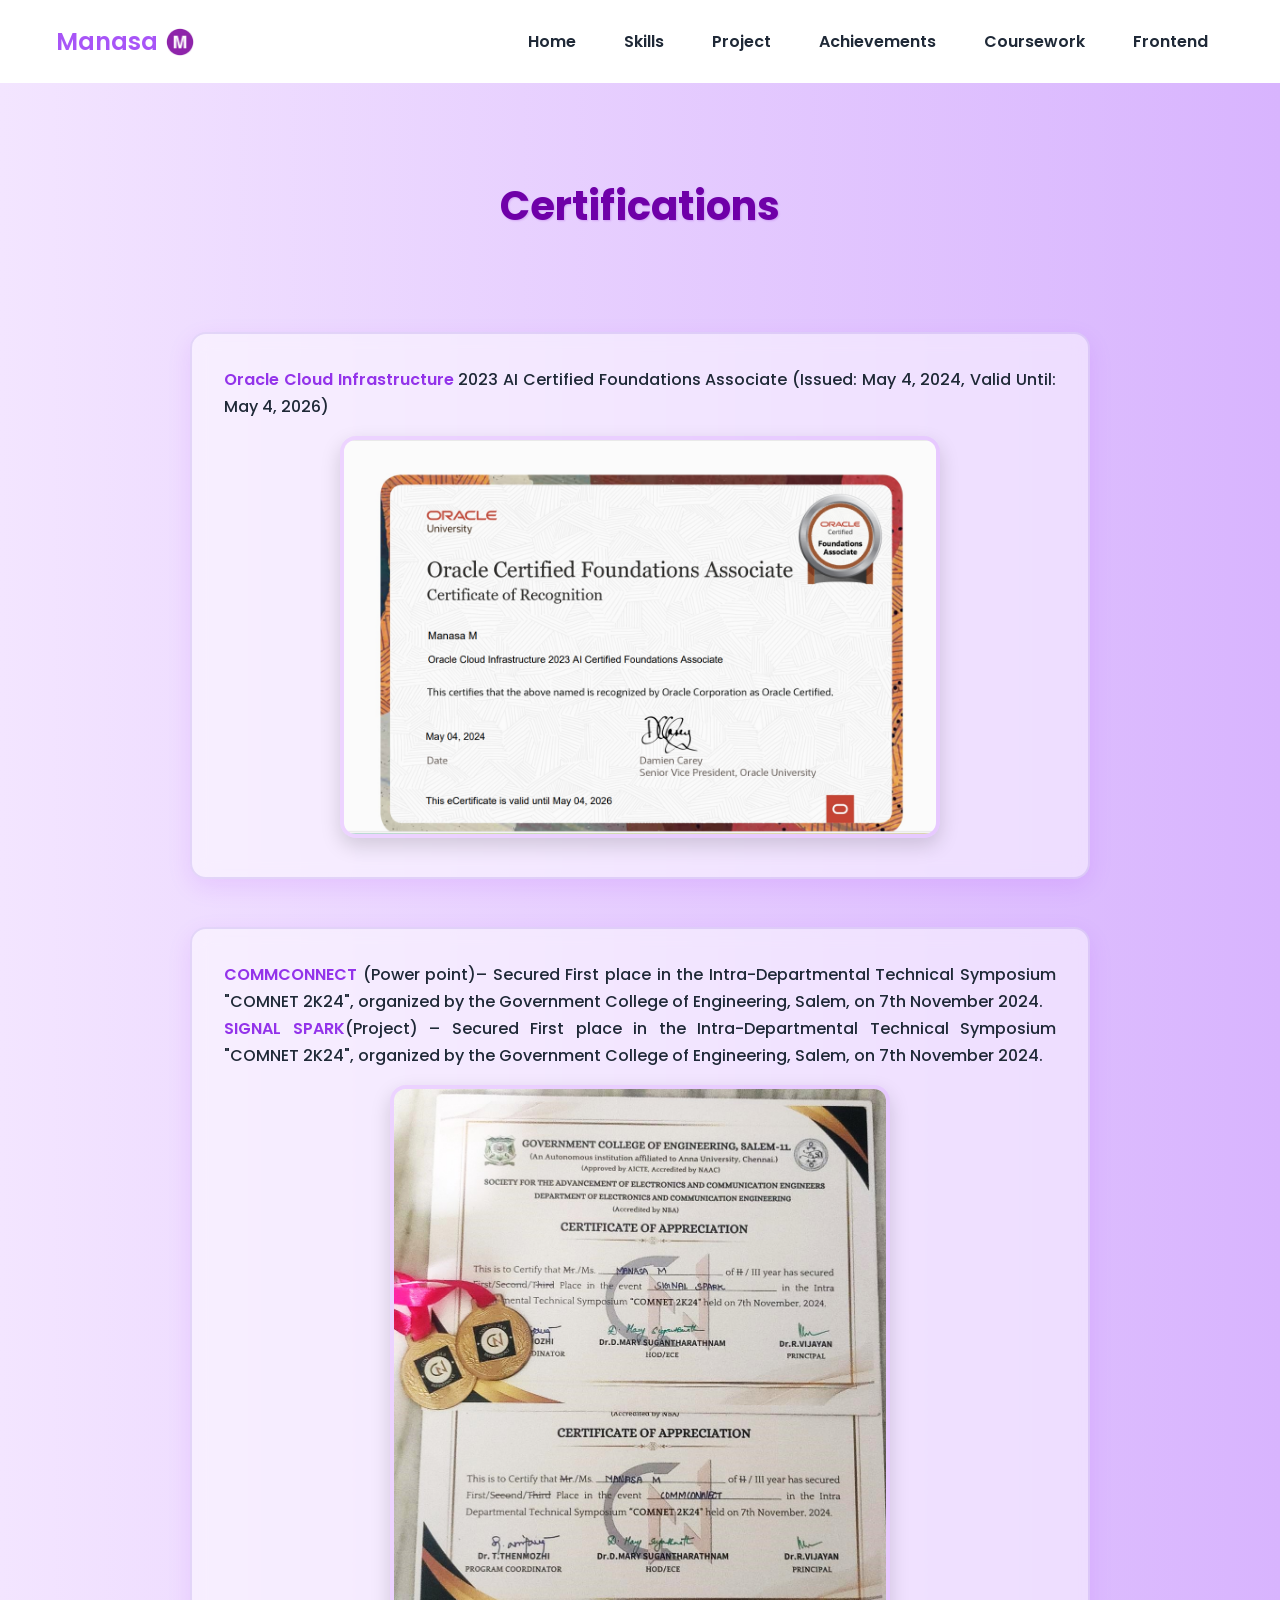
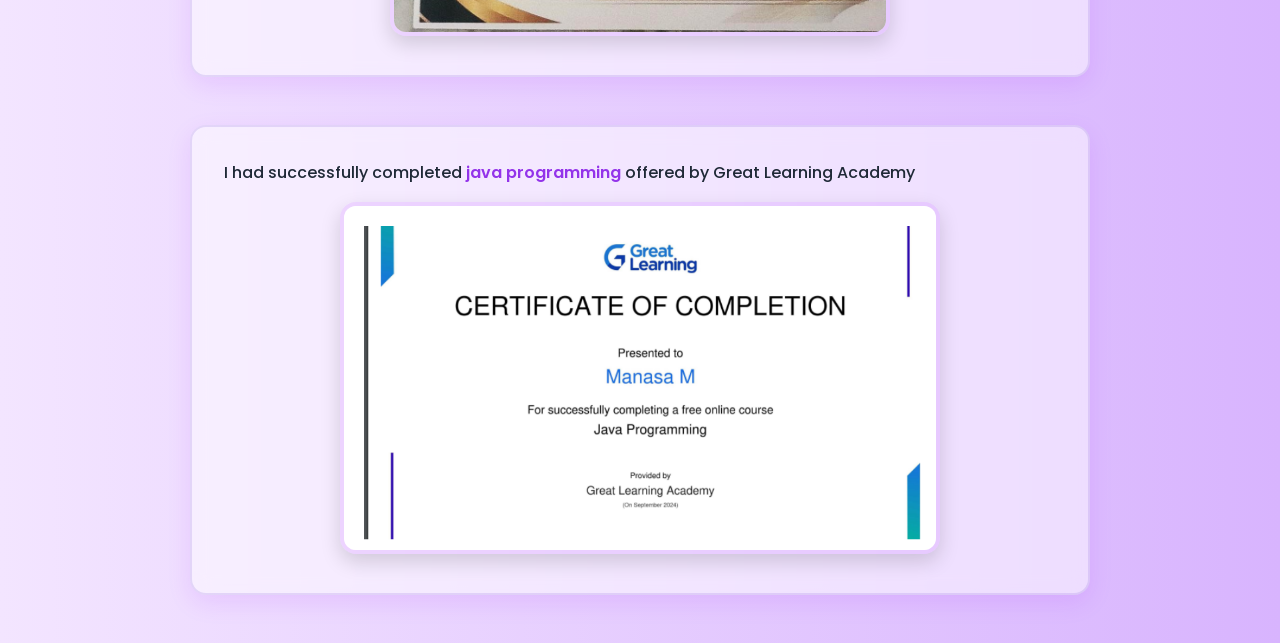
<file: Achieve.html>
<!DOCTYPE html>
<html lang="en">
<head>
    <meta charset="UTF-8">
    <meta name="viewport" content="width=device-width, initial-scale=1.0">
    <title>Achievememts</title>
    <link rel="stylesheet" href="assests/css/achieve.css">
    <link rel="stylesheet" href="assests/css/cursor.css">
</head>
<body  style="background: linear-gradient(to right, #f3e5ff, #d8b4fe)";>
<div class="navigation">
   <nav>
      <div class="nav__content">
        <div class="logo"><a href="">
          Manasa</a>
        <img src="assests/images/logo.png" alt=""></div>
        <label for="check" class="checkbox">
          <i class="ri-menu-line"></i>
        </label>
        
        <ul>
          <li><a href="index.html">Home</a></li>
          <li><a href="Skills.html">Skills</a></li>
          <li><a href="Project.html">Project</a></li>
          <li><a href="Achieve.html">Achievements</a></li>
          <li><a href="Assignments.html">Coursework</a></li>
          <li><a href="PtojectFrontend.html">Frontend</a></li>
        </ul>
      </div>
    </nav>
    </div>
    <div class="cert">
        <h1>Certifications </h1>
    </div>
    
    <div class="a1">
        <h4><span>Oracle Cloud Infrastructure</span> 2023 AI Certified Foundations Associate (Issued: May 4, 2024, Valid Until: May 4, 2026) 
        </h4>
        <center>
        <img src="assests/images/Screenshot 2025-02-25 231430.png" alt="image">
    </center>
    </div>
    <div class="a2">
       <h4><span>COMMCONNECT </span>(Power point)– Secured First place in the Intra-Departmental Technical Symposium "COMNET 2K24", organized by the Government College of Engineering, Salem, on 7th November 2024.<br> 
        <span>SIGNAL SPARK</span>(Project) – Secured First  place in the Intra-Departmental Technical Symposium "COMNET 2K24", organized by the Government College of Engineering, Salem, on 7th November 2024.
       </h4>
       <center>
        <img src="assests/images/WhatsApp Image 1.jpg" alt="image">
</center>
    </div>
    <div class="a3">
       <h4>I had successfully completed <span>java programming</span> offered by Great Learning Academy
    </h4>
    <center>
        <img src="assests/images/Screenshot 2025-02-25 231750.png" alt="image">
</center>
    </div>
    <script>
        const colors = ['#3d005e', '#51007a', '#6f00a8', '#8000c9', '#9b00ff']; // Dark purples with glow
      
        document.addEventListener('mousemove', (e) => {
          const dot = document.createElement('div');
          dot.className = 'cursor-dot';
      
          // Position adjusted for scroll
          const x = e.clientX + window.scrollX;
          const y = e.clientY + window.scrollY;
      
          dot.style.left = `${x}px`;
          dot.style.top = `${y}px`;
      
          // Color from palette
          const color = colors[Math.floor(Math.random() * colors.length)];
          dot.style.backgroundColor = color;
          dot.style.color = color; // for box-shadow glow
      
          document.body.appendChild(dot);
      
          // Remove after animation
          setTimeout(() => {
            dot.remove();
          }, 1000);
        });
      </script>
      
   
</body>
</html>
</file>
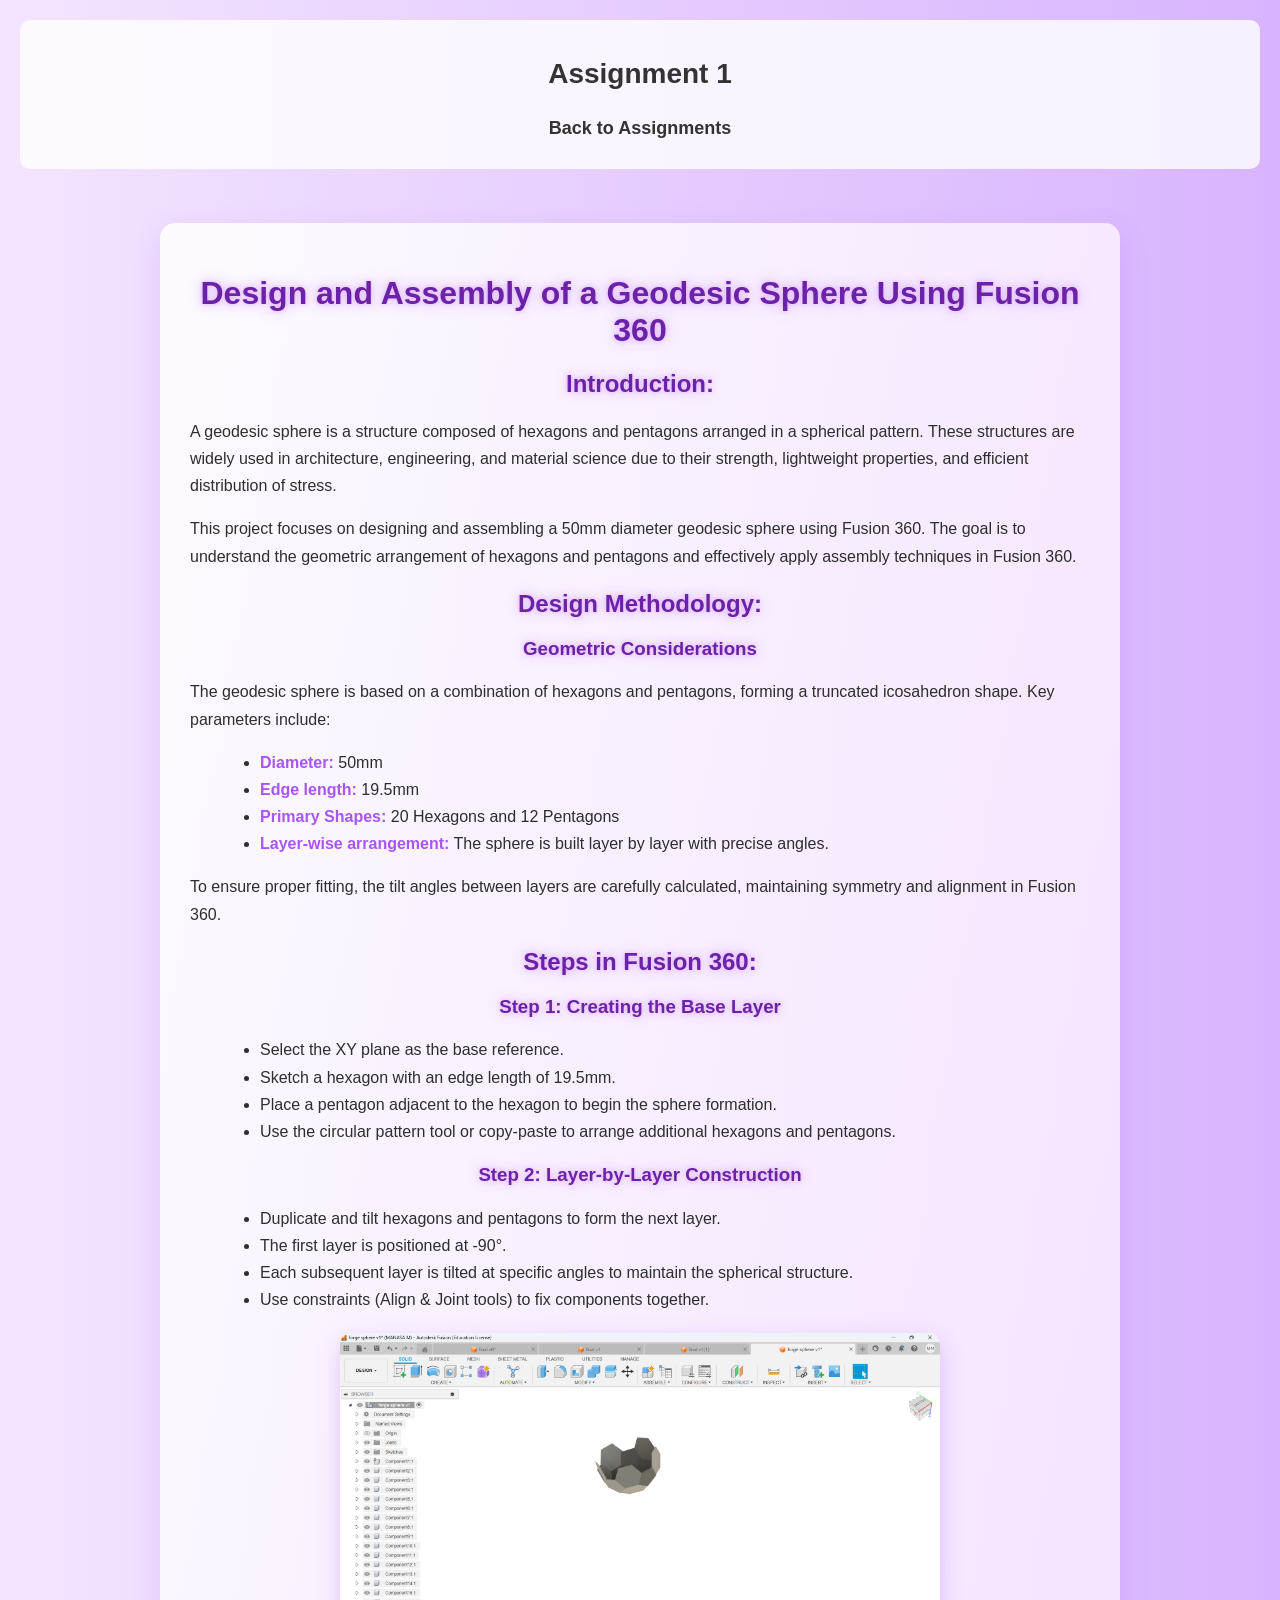
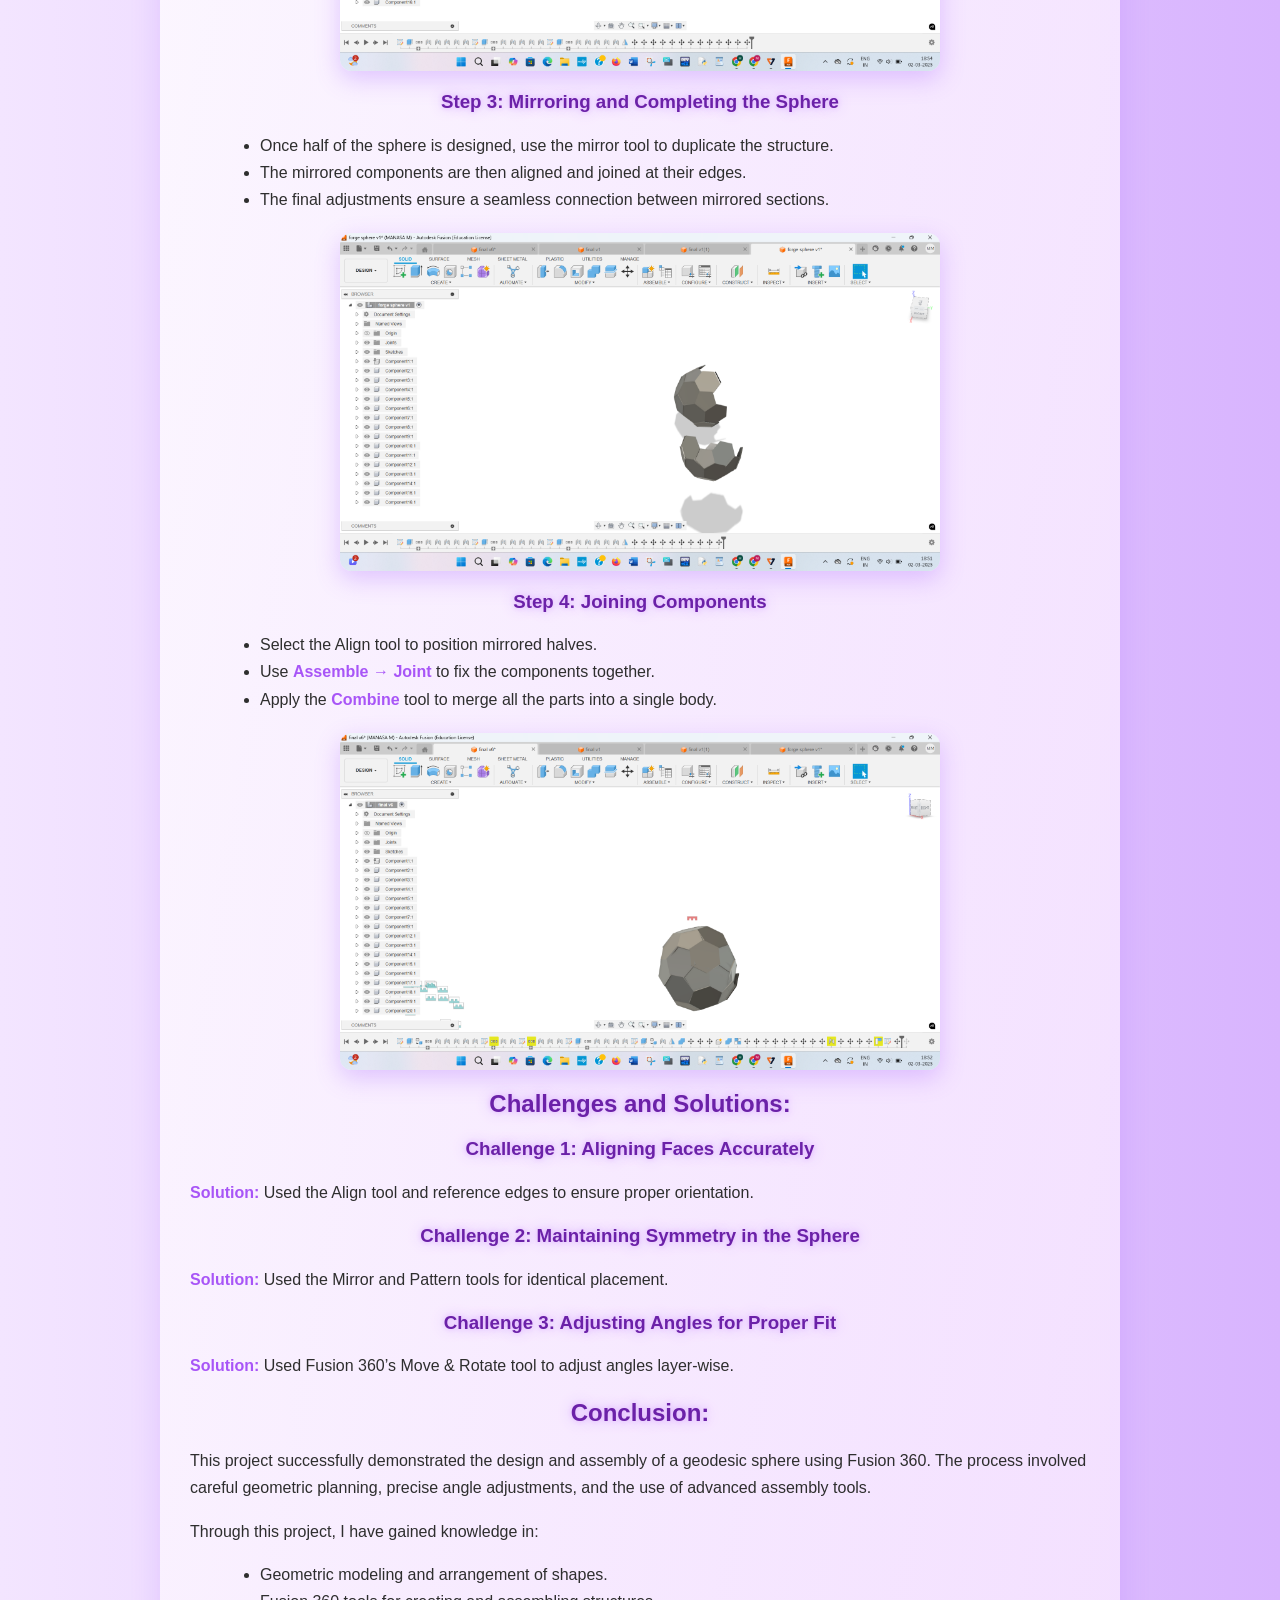
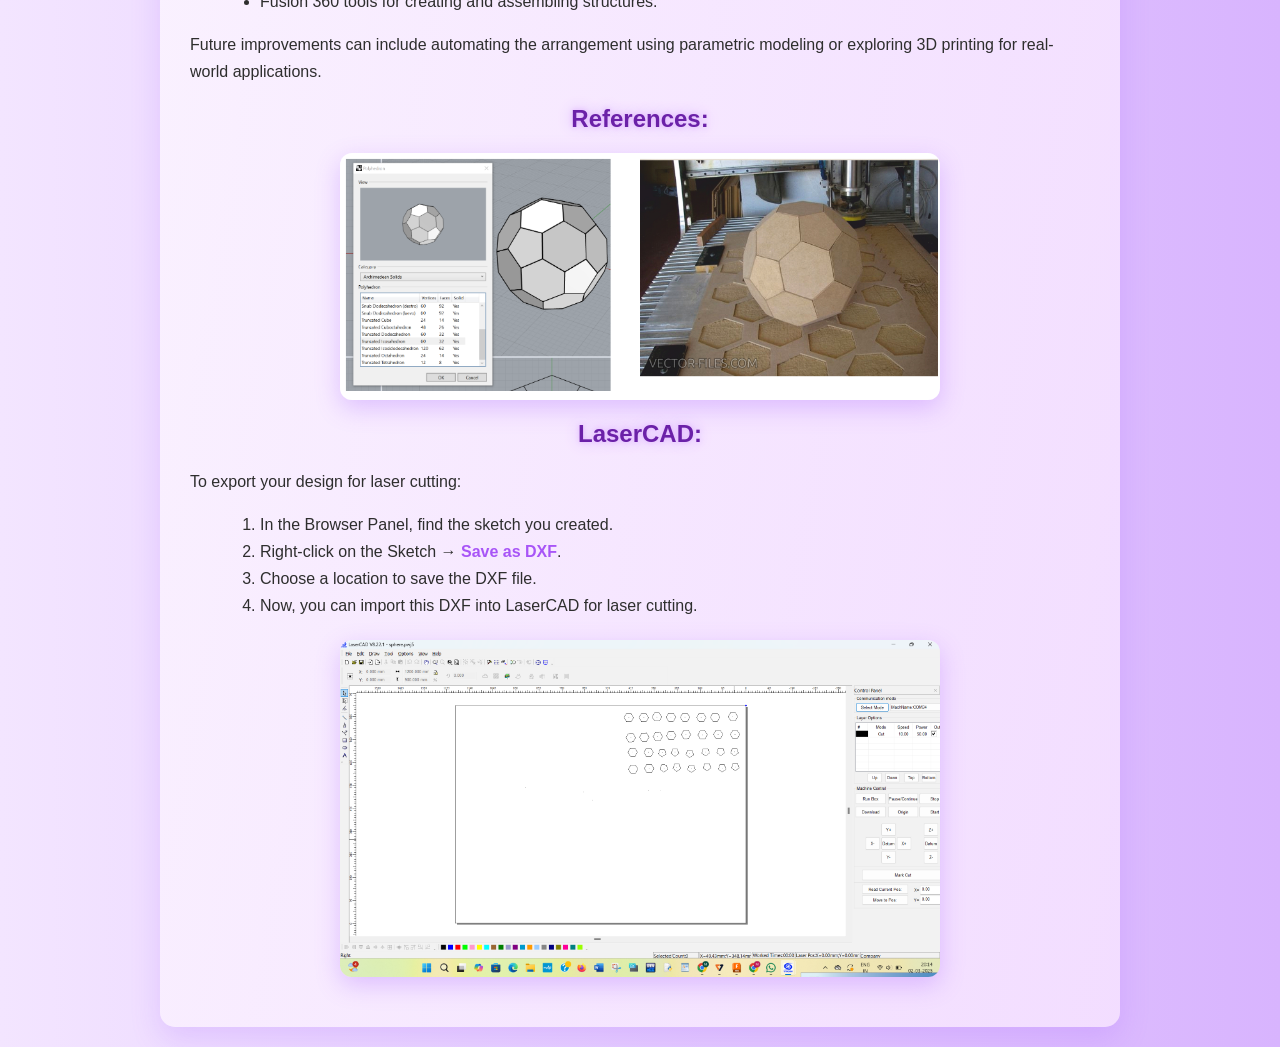
<file: assignment1.html>
<!DOCTYPE html>
<html lang="en">
<head>
    <meta charset="UTF-8">
    <meta name="viewport" content="width=device-width, initial-scale=1.0">
    <title>Geodesic Sphere</title>
    <link rel="stylesheet" href="assests/css/assignment1.css">
    <link rel="stylesheet" href="assests/css/cursor.css">
    
</head>
<body  style="background: linear-gradient(to right, #f3e5ff, #d8b4fe)";>

    <div class="navigation">
        <nav>
            <h1>Assignment 1</h1>
            <ul>
                <li><a href="Assignments.html">Back to Assignments</a></li>
            </ul>
        </nav>
    </div>
    <br><br><br>

    <div class="assignment-content">
        <h1>Design and Assembly of a Geodesic Sphere Using Fusion 360</h1>

        <h2>Introduction:</h2>
        <p>A geodesic sphere is a structure composed of hexagons and pentagons arranged in a spherical pattern. These structures are widely used in architecture, engineering, and material science due to their strength, lightweight properties, and efficient distribution of stress.</p>
        <p>This project focuses on designing and assembling a 50mm diameter geodesic sphere using Fusion 360. The goal is to understand the geometric arrangement of hexagons and pentagons and effectively apply assembly techniques in Fusion 360.</p>

        <h2>Design Methodology:</h2>
        <h3>Geometric Considerations</h3>
        <p>The geodesic sphere is based on a combination of hexagons and pentagons, forming a truncated icosahedron shape. Key parameters include:</p>
        <ul>
            <li><strong>Diameter:</strong> 50mm</li>
            <li><strong>Edge length:</strong> 19.5mm</li>
            <li><strong>Primary Shapes:</strong> 20 Hexagons and 12 Pentagons</li>
            <li><strong>Layer-wise arrangement:</strong> The sphere is built layer by layer with precise angles.</li>
        </ul>
        <p>To ensure proper fitting, the tilt angles between layers are carefully calculated, maintaining symmetry and alignment in Fusion 360.</p>

        <h2>Steps in Fusion 360:</h2>
        <h3>Step 1: Creating the Base Layer</h3>
        <ul>
            <li>Select the XY plane as the base reference.</li>
            <li>Sketch a hexagon with an edge length of 19.5mm.</li>
            <li>Place a pentagon adjacent to the hexagon to begin the sphere formation.</li>
            <li>Use the circular pattern tool or copy-paste to arrange additional hexagons and pentagons.</li>
        </ul>

        <h3>Step 2: Layer-by-Layer Construction</h3>
        <ul>
            <li>Duplicate and tilt hexagons and pentagons to form the next layer.</li>
            <li>The first layer is positioned at -90°.</li>
            <li>Each subsequent layer is tilted at specific angles to maintain the spherical structure.</li>
            <li>Use constraints (Align & Joint tools) to fix components together.</li>
        </ul>
        <img src="assests/images/Screenshot 2025-03-02 185420.png" alt="image">

        <h3>Step 3: Mirroring and Completing the Sphere</h3>
        <ul>
            <li>Once half of the sphere is designed, use the mirror tool to duplicate the structure.</li>
            <li>The mirrored components are then aligned and joined at their edges.</li>
            <li>The final adjustments ensure a seamless connection between mirrored sections.</li>
        </ul>
        <img src="assests/images/Screenshot 2025-03-02 185130.png" alt="image">

        <h3>Step 4: Joining Components</h3>
        <ul>
            <li>Select the Align tool to position mirrored halves.</li>
            <li>Use <strong>Assemble → Joint</strong> to fix the components together.</li>
            <li>Apply the <strong>Combine</strong> tool to merge all the parts into a single body.</li>
        </ul>
        <img src="assests/images/Screenshot 2025-03-02 185218.png" alt="">

        <h2>Challenges and Solutions:</h2>
        <h3>Challenge 1: Aligning Faces Accurately</h3>
        <p><strong>Solution:</strong> Used the Align tool and reference edges to ensure proper orientation.</p>

        <h3>Challenge 2: Maintaining Symmetry in the Sphere</h3>
        <p><strong>Solution:</strong> Used the Mirror and Pattern tools for identical placement.</p>

        <h3>Challenge 3: Adjusting Angles for Proper Fit</h3>
        <p><strong>Solution:</strong> Used Fusion 360’s Move & Rotate tool to adjust angles layer-wise.</p>

        <h2>Conclusion:</h2>
        <p>This project successfully demonstrated the design and assembly of a geodesic sphere using Fusion 360. The process involved careful geometric planning, precise angle adjustments, and the use of advanced assembly tools.</p>
        <p>Through this project, I have gained knowledge in:</p>
        <ul>
            <li>Geometric modeling and arrangement of shapes.</li>
            <li>Fusion 360 tools for creating and assembling structures.</li>
        </ul>
        <p>Future improvements can include automating the arrangement using parametric modeling or exploring 3D printing for real-world applications.</p>

       
        <h2>References:</h2>
        <img src="assests/images/Screenshot 2025-03-09 143908.png" alt="image">

        <h2>LaserCAD:</h2>
        <p>To export your design for laser cutting:</p>
        <ol>
            <li>In the Browser Panel, find the sketch you created.</li>
            <li>Right-click on the Sketch → <strong>Save as DXF</strong>.</li>
            <li>Choose a location to save the DXF file.</li>
            <li>Now, you can import this DXF into LaserCAD for laser cutting.</li>
        </ol>
        <img src="assests/images/Screenshot 2025-03-02 201449.png" alt="">
    </div>
    <script>
        const colors = ['#3d005e', '#51007a', '#6f00a8', '#8000c9', '#9b00ff']; // Dark purples with glow
      
        document.addEventListener('mousemove', (e) => {
          const dot = document.createElement('div');
          dot.className = 'cursor-dot';
      
          // Position adjusted for scroll
          const x = e.clientX + window.scrollX;
          const y = e.clientY + window.scrollY;
      
          dot.style.left = `${x}px`;
          dot.style.top = `${y}px`;
      
          // Color from palette
          const color = colors[Math.floor(Math.random() * colors.length)];
          dot.style.backgroundColor = color;
          dot.style.color = color; // for box-shadow glow
      
          document.body.appendChild(dot);
      
          // Remove after animation
          setTimeout(() => {
            dot.remove();
          }, 1000);
        });
      </script>
      

</body>
</html>
</file>
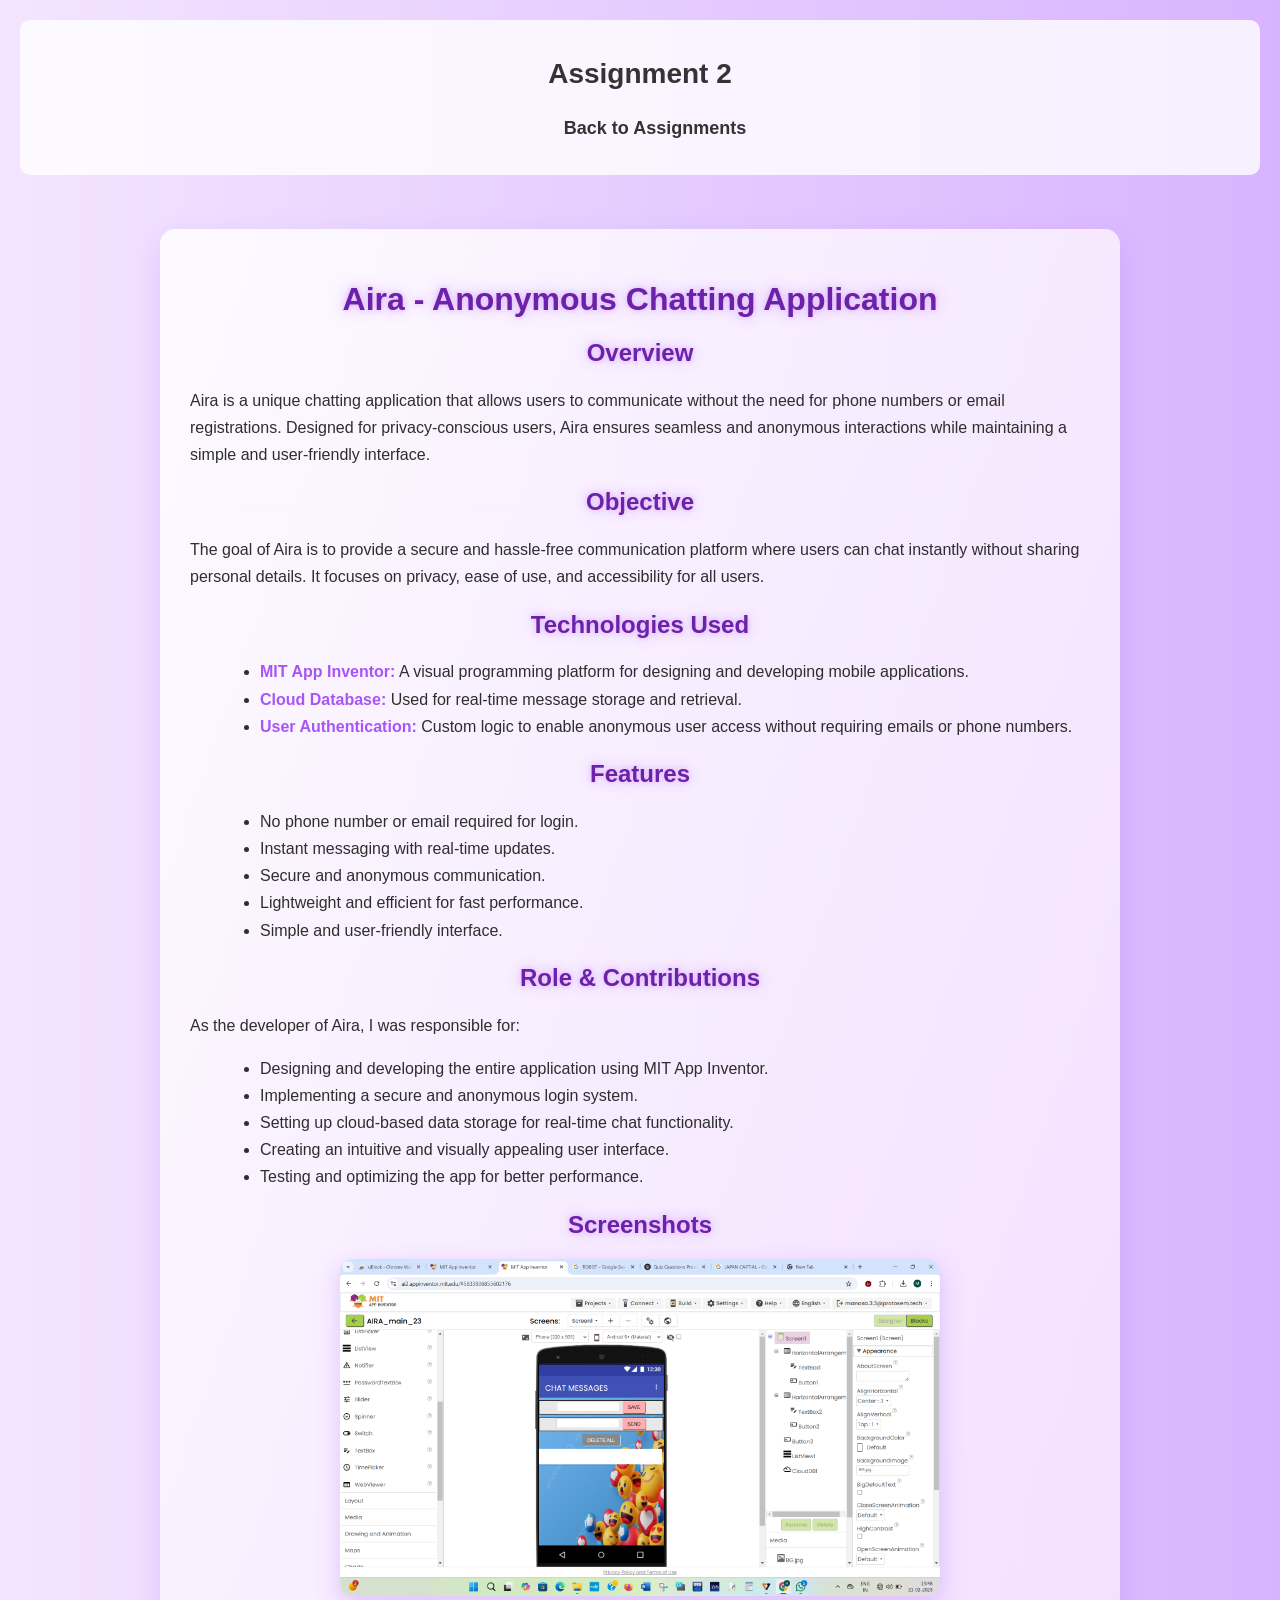
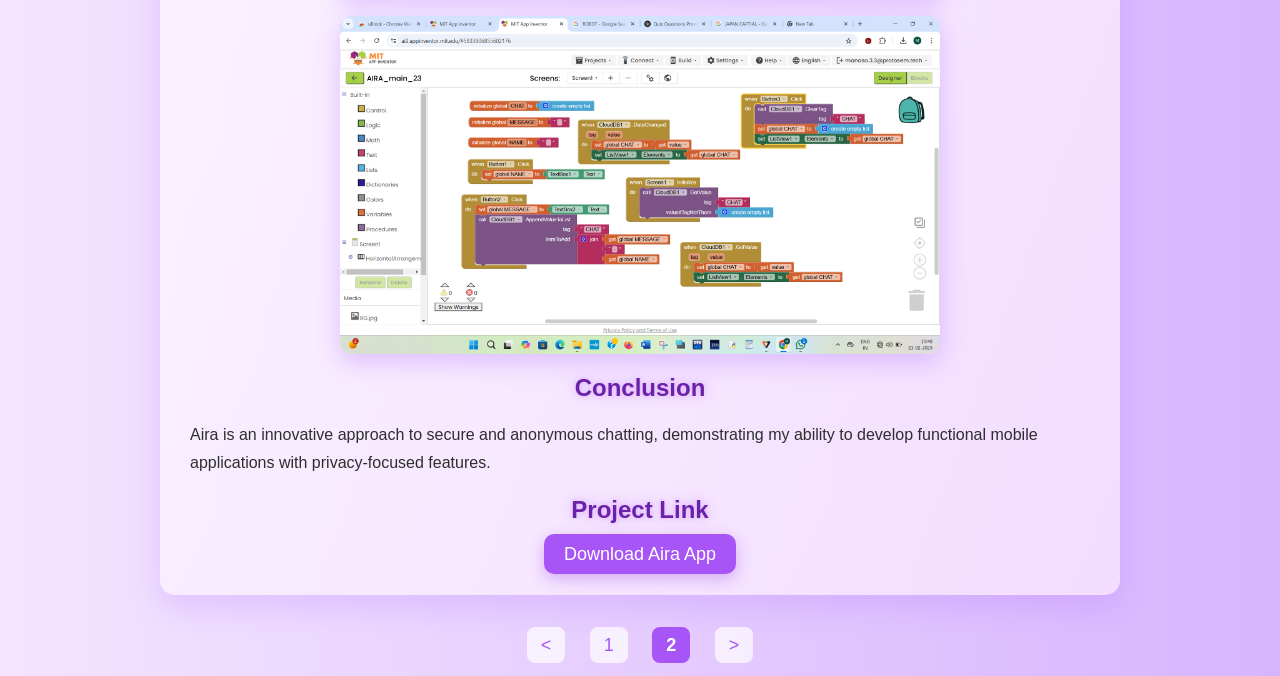
<file: assignment2.html>
<!DOCTYPE html>
<html lang="en">
<head>
    <meta charset="UTF-8">
    <meta name="viewport" content="width=device-width, initial-scale=1.0">
    <title>Coders</title>
    <link rel="stylesheet" href="assests/css/assignment2.css">
    <link rel="stylesheet" href="assests/css/cursor.css">
</head>
<body>
    <div class="navigation">
        <nav>
            <h1>Assignment 2</h1>
            <ul>
                <li><a href="Assignments.html">Back to Assignments</a></li>
            </ul>
        </nav>
    </div>
    <br><br><br>
    
    <div class="project-content">
        <h1>Aira - Anonymous Chatting Application</h1>
    
        <h2>Overview</h2>
        <p>Aira is a unique chatting application that allows users to communicate without the need for phone numbers or email registrations. Designed for privacy-conscious users, Aira ensures seamless and anonymous interactions while maintaining a simple and user-friendly interface.</p>
    
        <h2>Objective</h2>
        <p>The goal of Aira is to provide a secure and hassle-free communication platform where users can chat instantly without sharing personal details. It focuses on privacy, ease of use, and accessibility for all users.</p>
    
        <h2>Technologies Used</h2>
        <ul>
            <li><strong>MIT App Inventor:</strong> A visual programming platform for designing and developing mobile applications.</li>
            <li><strong>Cloud Database:</strong> Used for real-time message storage and retrieval.</li>
            <li><strong>User Authentication:</strong> Custom logic to enable anonymous user access without requiring emails or phone numbers.</li>
        </ul>
    
        <h2>Features</h2>
        <ul>
            <li>No phone number or email required for login.</li>
            <li>Instant messaging with real-time updates.</li>
            <li>Secure and anonymous communication.</li>
            <li>Lightweight and efficient for fast performance.</li>
            <li>Simple and user-friendly interface.</li>
        </ul>
        
        <h2>Role & Contributions</h2>
        <p>As the developer of Aira, I was responsible for:</p>
        <ul>
            <li>Designing and developing the entire application using MIT App Inventor.</li>
            <li>Implementing a secure and anonymous login system.</li>
            <li>Setting up cloud-based data storage for real-time chat functionality.</li>
            <li>Creating an intuitive and visually appealing user interface.</li>
            <li>Testing and optimizing the app for better performance.</li>
        </ul>
    
        <h2>Screenshots</h2>
        <img src="assests/images/Screenshot 2025-02-21 194834.png" alt="Aira App Screenshot 1">
        <img src="assests/images/Screenshot 2025-02-21 194821.png" alt="Aira App Screenshot 2">
        
        <h2>Conclusion</h2>
        <p>Aira is an innovative approach to secure and anonymous chatting, demonstrating my ability to develop functional mobile applications with privacy-focused features.</p>
    
        <h2>Project Link</h2>
        <div class="project-link">
            <a href="assests/images/AIRA_main_23.apk" >Download Aira App</a>
        </div>
        
    </div>
    <footer>
        <div class="container">
            <a href="assignment2.html"><</a>
            <a href="assignment2.html" >1</a>
            <a href="assign2.html" class="active">2</a>
            <a href="assignment2.html">></a>
        </div>
        <script>
            const colors = ['#3d005e', '#51007a', '#6f00a8', '#8000c9', '#9b00ff']; // Dark purples with glow
          
            document.addEventListener('mousemove', (e) => {
              const dot = document.createElement('div');
              dot.className = 'cursor-dot';
          
              // Position adjusted for scroll
              const x = e.clientX + window.scrollX;
              const y = e.clientY + window.scrollY;
          
              dot.style.left = `${x}px`;
              dot.style.top = `${y}px`;
          
              // Color from palette
              const color = colors[Math.floor(Math.random() * colors.length)];
              dot.style.backgroundColor = color;
              dot.style.color = color; // for box-shadow glow
          
              document.body.appendChild(dot);
          
              // Remove after animation
              setTimeout(() => {
                dot.remove();
              }, 1000);
            });
          </script>
       
    </footer>
</body>
</html>
</file>
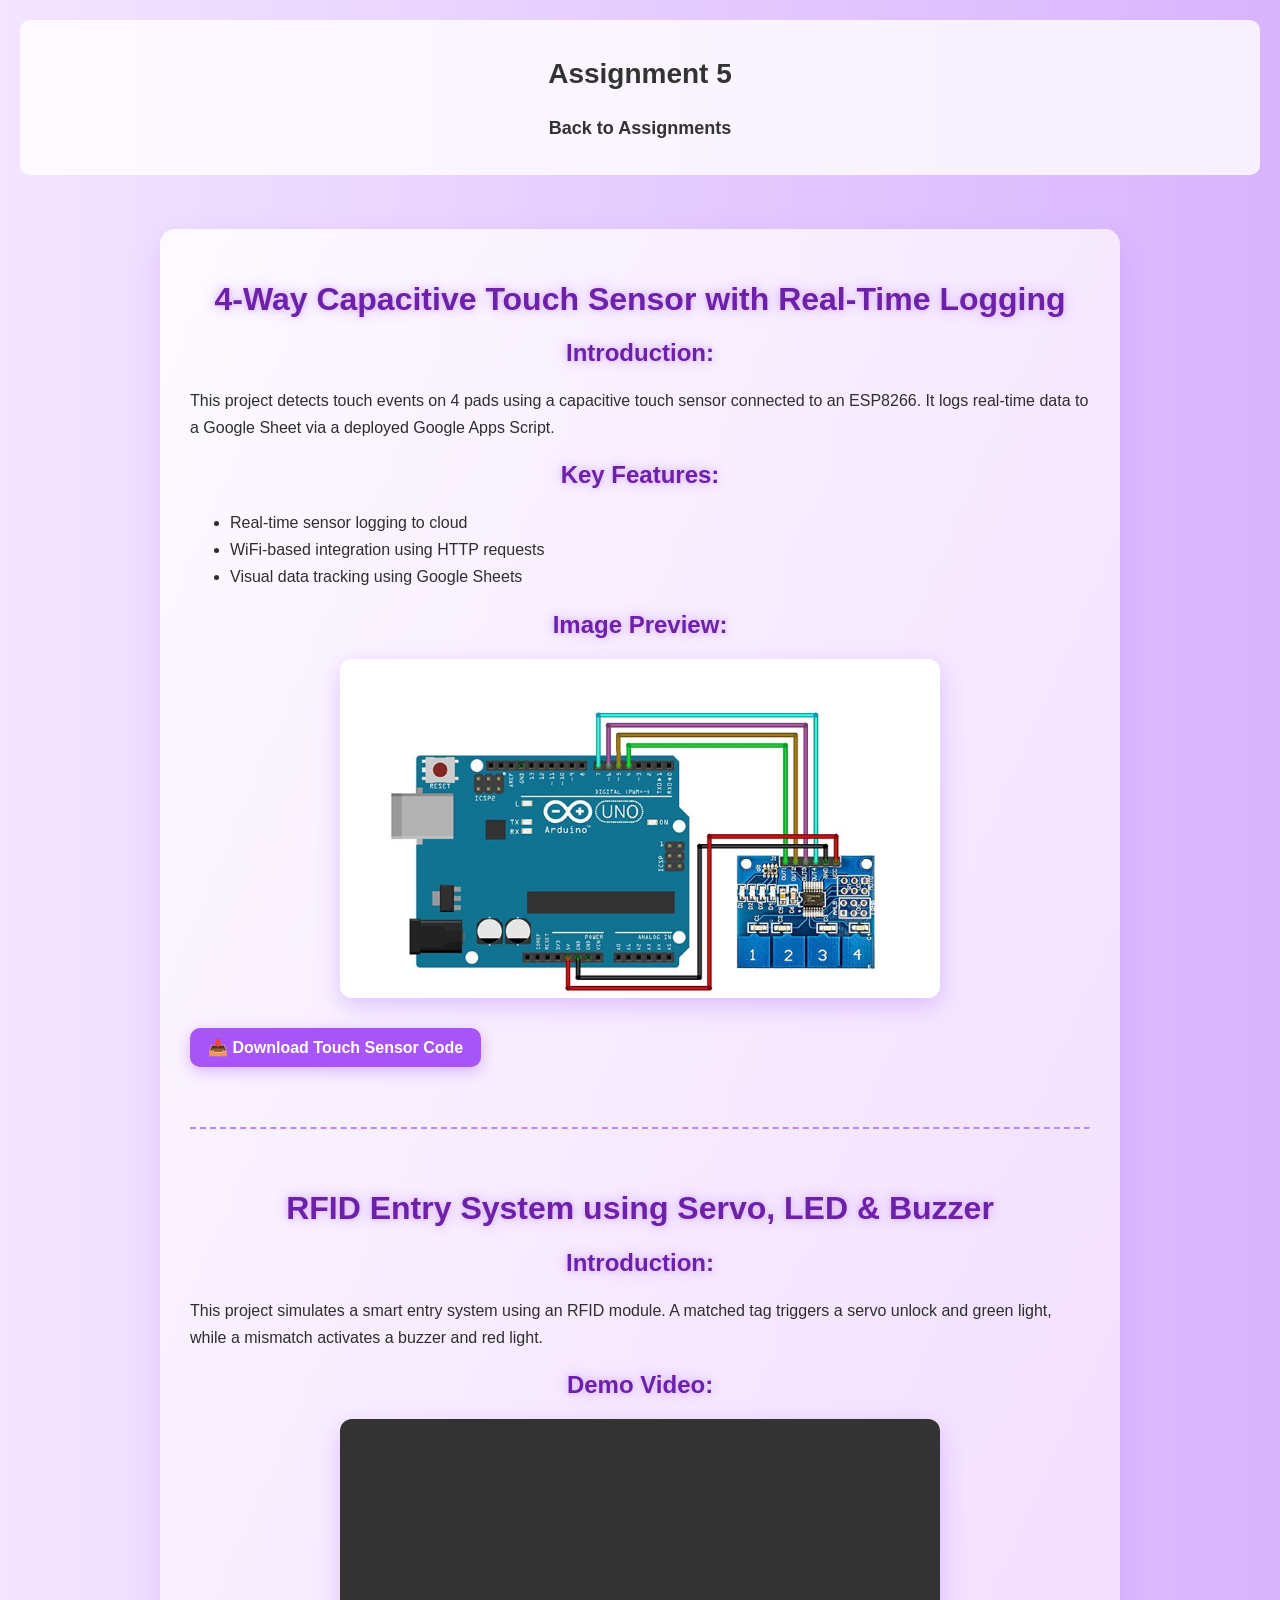
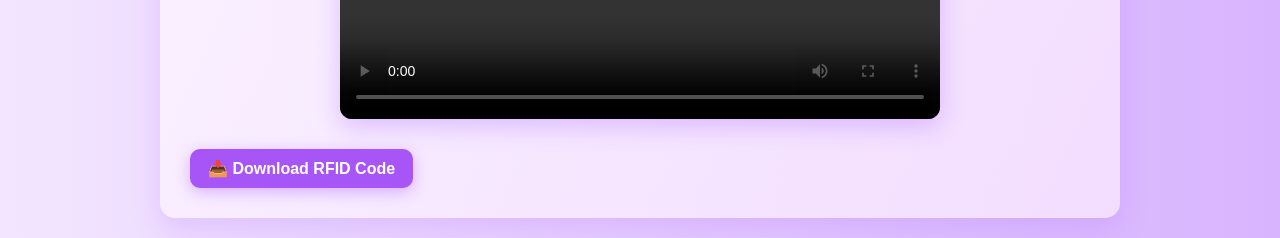
<file: assignment5.html>
<!DOCTYPE html>
<html lang="en">
<head>
  <meta charset="UTF-8" />
  <meta name="viewport" content="width=device-width, initial-scale=1.0"/>
  <title>Electro Diaries</title>
  <link rel="stylesheet" href="assests/css/assign5.css"/>
  <link rel="stylesheet" href="assests/css/cursor.css"/>
</head>
<body style="background: linear-gradient(to right, #f3e5ff, #d8b4fe);">
  <div class="navigation">
    <nav>
      <h1>Assignment 5</h1>
      <ul>
        <li><a href="Assignments.html">Back to Assignments</a></li>
      </ul>
    </nav>
  </div>
  <br><br><br>

  <div class="assignment-content">

    <!-- Touch Sensor Section -->
    <h1>4-Way Capacitive Touch Sensor with Real-Time Logging</h1>
    <h2>Introduction:</h2>
    <p>This project detects touch events on 4 pads using a capacitive touch sensor connected to an ESP8266. It logs real-time data to a Google Sheet via a deployed Google Apps Script.</p>

    <h2>Key Features:</h2>
    <ul>
      <li>Real-time sensor logging to cloud</li>
      <li>WiFi-based integration using HTTP requests</li>
      <li>Visual data tracking using Google Sheets</li>
    </ul>

    <h2>Image Preview:</h2>
    <img src="assests/images/Capacitive-TTP224-4-Channels-Touch-Sensor-Module-wire.jpg" alt="4-Way Capacitive Touch Sensor Image" />

  
    <a href="assests/images/Touch Sensor (4).pdf" class="download-btn" download>📥 Download Touch Sensor Code</a>

    <hr style="margin: 60px 0; border-top: 2px dashed #c084fc;" />

    <!-- RFID Section -->
    <h1>RFID Entry System using Servo, LED & Buzzer</h1>
    <h2>Introduction:</h2>
    <p>This project simulates a smart entry system using an RFID module. A matched tag triggers a servo unlock and green light, while a mismatch activates a buzzer and red light.</p>

    <h2>Demo Video:</h2>
    <video controls>
      <source src="assests/images/WhatsApp Video 2025-04-17 at 4.22.46 PM (1) (1).mp4" type="video/mp4" />
      Your browser does not support the video tag.
    </video>

    <a href="assests/images/RFID TAG.pdf" class="download-btn" download>📥 Download RFID Code</a>

  </div>

  <script>
    const colors = ['#3d005e', '#51007a', '#6f00a8', '#8000c9', '#9b00ff'];
    document.addEventListener('mousemove', (e) => {
      const dot = document.createElement('div');
      dot.className = 'cursor-dot';
      const x = e.clientX + window.scrollX;
      const y = e.clientY + window.scrollY;
      dot.style.left = `${x}px`;
      dot.style.top = `${y}px`;
      const color = colors[Math.floor(Math.random() * colors.length)];
      dot.style.backgroundColor = color;
      dot.style.color = color;
      document.body.appendChild(dot);
      setTimeout(() => {
        dot.remove();
      }, 1000);
    });
  </script>
</body>
</html>
</file>
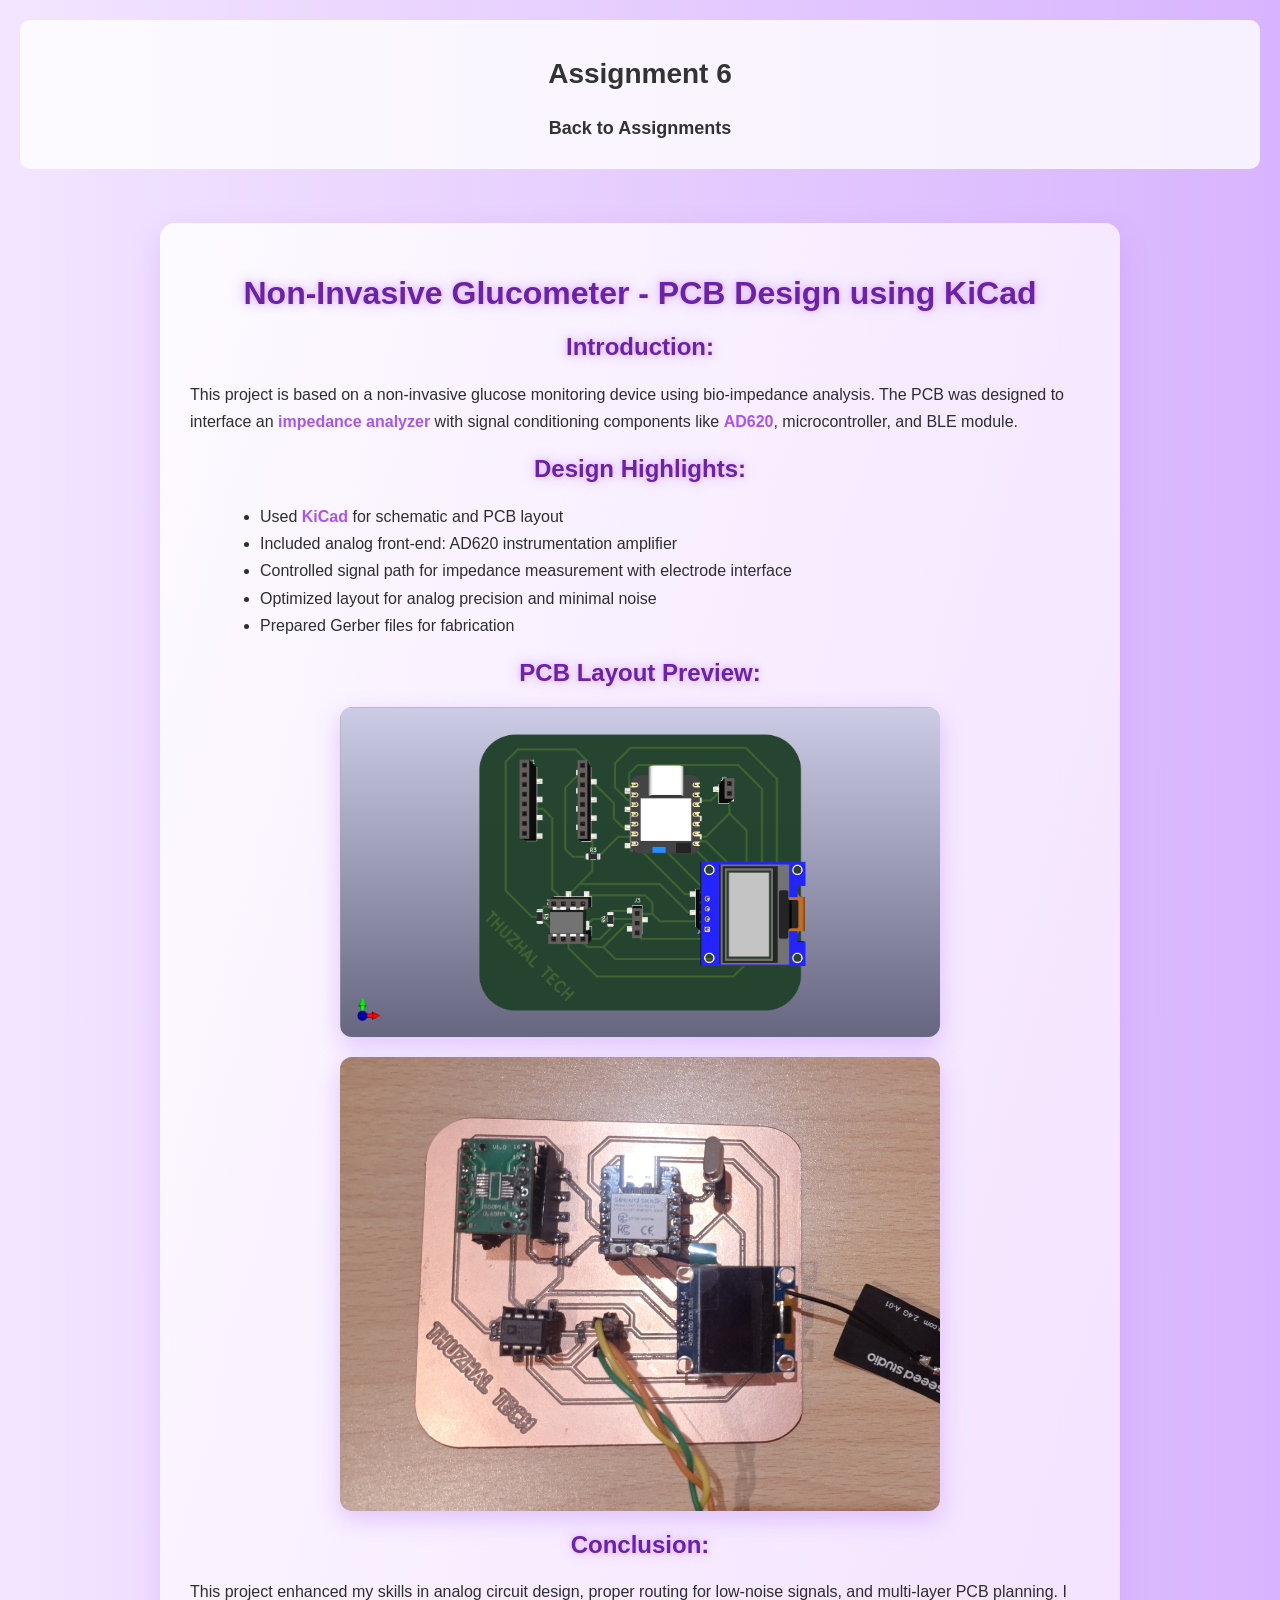
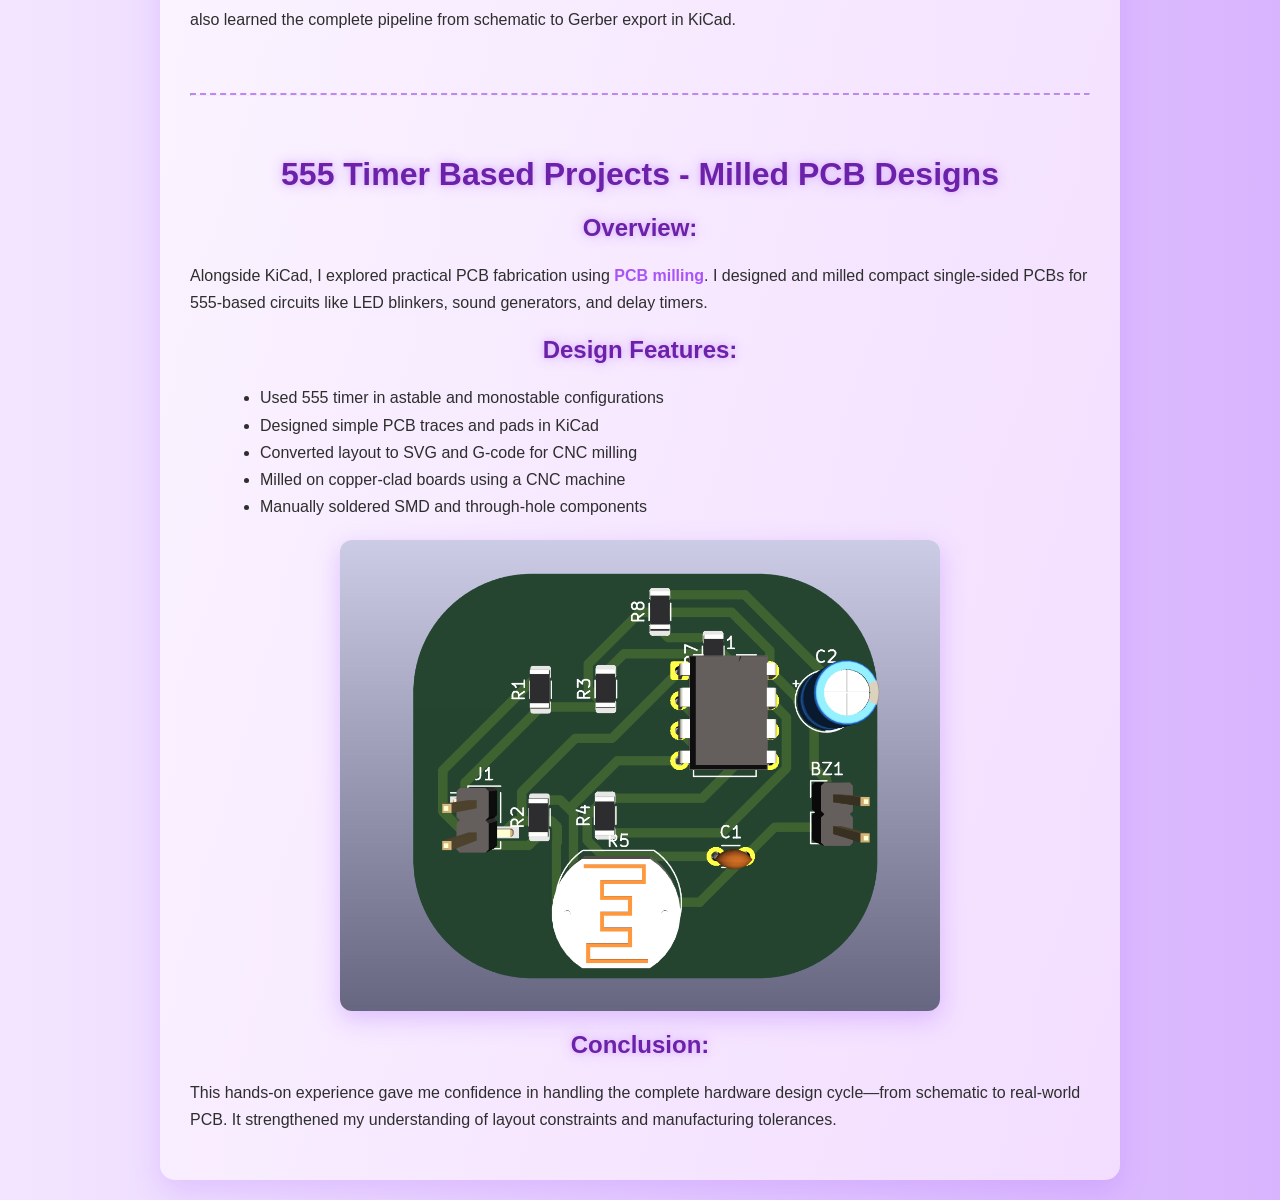
<file: assignment6.html>
<!DOCTYPE html>
<html lang="en">
<head>
  <meta charset="UTF-8" />
  <meta name="viewport" content="width=device-width, initial-scale=1.0"/>
  <title>PCB Design </title>
  <link rel="stylesheet" href="assests/css/assign6.css"/>
  <link rel="stylesheet" href="assests/css/cursor.css"/>
</head>
<body style="background: linear-gradient(to right, #f3e5ff, #d8b4fe);">

  <div class="navigation">
    <nav>
      <h1>Assignment 6</h1>
      <ul>
        <li><a href="Assignments.html">Back to Assignments</a></li>
      </ul>
    </nav>
  </div>
  <br><br><br>

  <div class="assignment-content">

    <!-- Section 1: Glucometer PCB -->
    <h1>Non-Invasive Glucometer - PCB Design using KiCad</h1>

    <h2>Introduction:</h2>
    <p>This project is based on a non-invasive glucose monitoring device using bio-impedance analysis. The PCB was designed to interface an <strong>impedance analyzer</strong> with signal conditioning components like <strong>AD620</strong>, microcontroller, and BLE module.</p>

    <h2>Design Highlights:</h2>
    <ul>
      <li>Used <strong>KiCad</strong> for schematic and PCB layout</li>
      <li>Included analog front-end: AD620 instrumentation amplifier</li>
      <li>Controlled signal path for impedance measurement with electrode interface</li>
      <li>Optimized layout for analog precision and minimal noise</li>
      <li>Prepared Gerber files for fabrication</li>
    </ul>

    <h2>PCB Layout Preview:</h2>
    <img src="assests/images/Screenshot 2025-06-24 103032.png" alt="Non-Invasive Glucometer PCB"/>
    <img src="assests/images/WhatsApp Image 2025-06-25 at 14.39.12_0121c232.jpg" alt="Non-Invasive Glucometer PCB"/>

    <h2>Conclusion:</h2>
    <p>This project enhanced my skills in analog circuit design, proper routing for low-noise signals, and multi-layer PCB planning. I also learned the complete pipeline from schematic to Gerber export in KiCad.</p>

    <hr style="margin: 60px 0; border-top: 2px dashed #c084fc;" />

    <!-- Section 2: Milled 555 Timer PCBs -->
    <h1>555 Timer Based Projects - Milled PCB Designs</h1>

    <h2>Overview:</h2>
    <p>Alongside KiCad, I explored practical PCB fabrication using <strong>PCB milling</strong>. I designed and milled compact single-sided PCBs for 555-based circuits like LED blinkers, sound generators, and delay timers.</p>

    <h2>Design Features:</h2>
    <ul>
      <li>Used 555 timer in astable and monostable configurations</li>
      <li>Designed simple PCB traces and pads in KiCad</li>
      <li>Converted layout to SVG and G-code for CNC milling</li>
      <li>Milled on copper-clad boards using a CNC machine</li>
      <li>Manually soldered SMD and through-hole components</li>
    </ul>

   <img src="assests/images/Screenshot 2025-06-29 100639.png" alt="555 Timer PCB"/>

    <h2>Conclusion:</h2>
    <p>This hands-on experience gave me confidence in handling the complete hardware design cycle—from schematic to real-world PCB. It strengthened my understanding of layout constraints and manufacturing tolerances.</p>
  </div>

  <script>
    const colors = ['#3d005e', '#51007a', '#6f00a8', '#8000c9', '#9b00ff'];
    document.addEventListener('mousemove', (e) => {
      const dot = document.createElement('div');
      dot.className = 'cursor-dot';
      const x = e.clientX + window.scrollX;
      const y = e.clientY + window.scrollY;
      dot.style.left = `${x}px`;
      dot.style.top = `${y}px`;
      const color = colors[Math.floor(Math.random() * colors.length)];
      dot.style.backgroundColor = color;
      dot.style.color = color;
      document.body.appendChild(dot);
      setTimeout(() => {
        dot.remove();
      }, 1000);
    });
  </script>
</body>
</html>
</file>
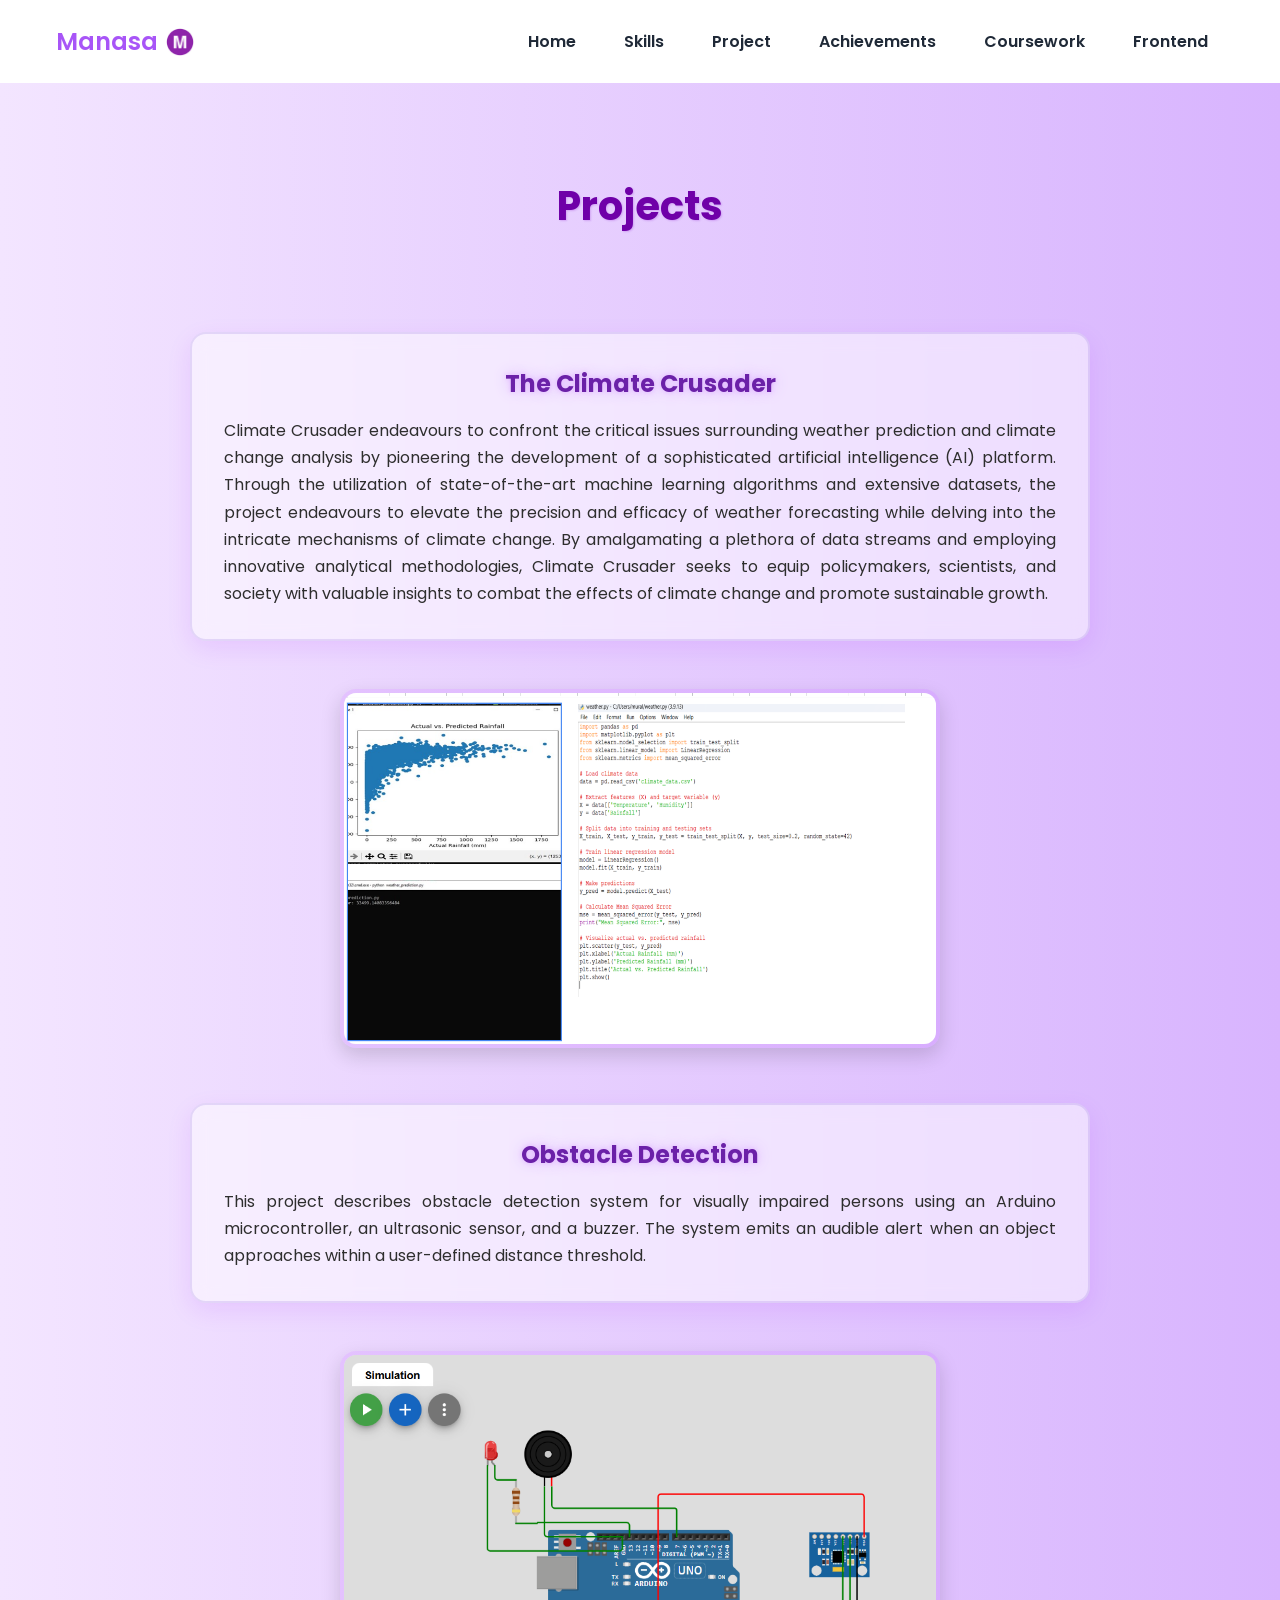
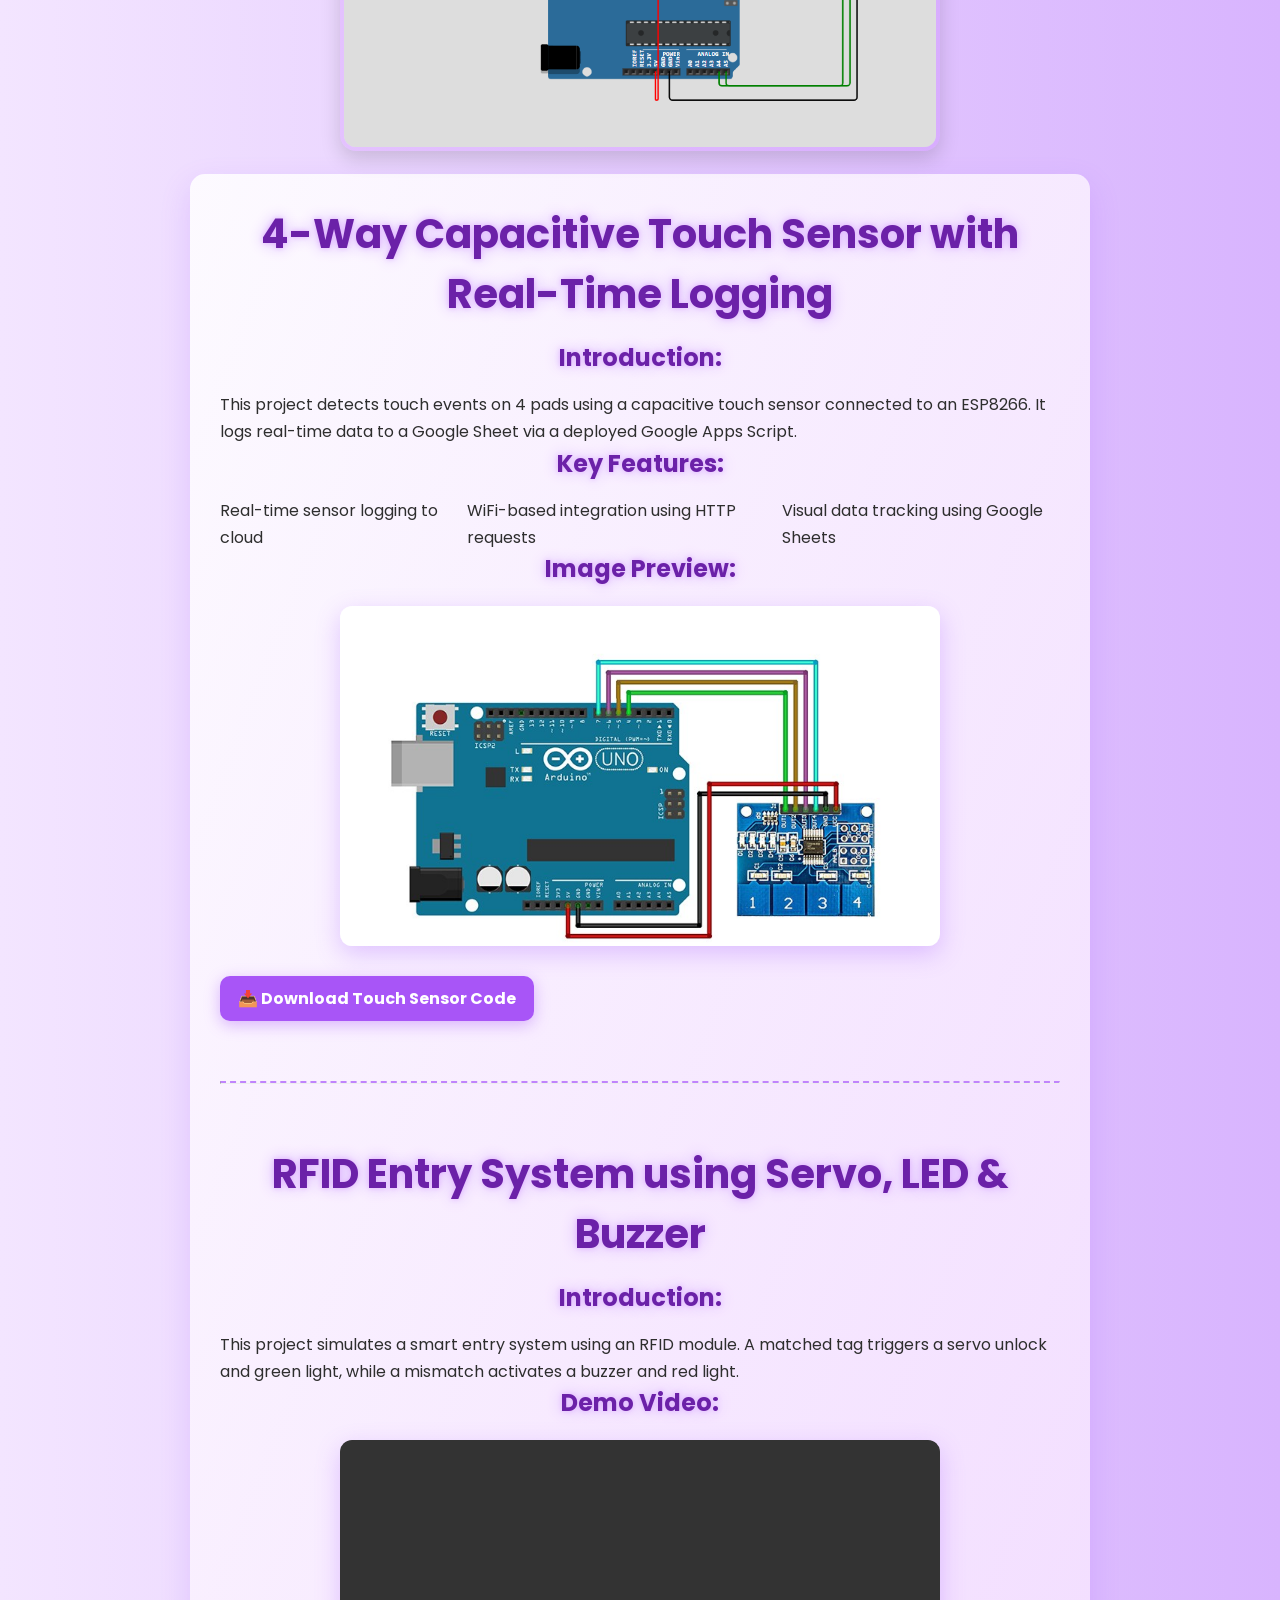
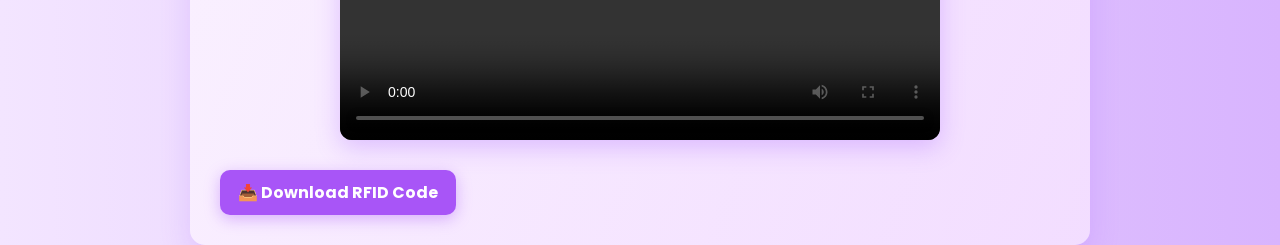
<file: Project.html>
<!DOCTYPE html>
<html lang="en">
<head>
    <meta charset="UTF-8">
    <meta name="viewport" content="width=device-width, initial-scale=1.0">
    <title>Project</title>
    <link rel="stylesheet" href="assests/css/project.css">
    <link rel="stylesheet" href="assests/css/cursor.css">
</head>
<body style="background: linear-gradient(to right, #f3e5ff, #d8b4fe)";>

<div class="navigation">
   <nav>
      <div class="nav__content">
        <div class="logo"><a href="assests/images/logo.png">Manasa</a>
        <img src="assests/images/logo.png" alt=""></div>
        <label for="check" class="checkbox">
          <i class="ri-menu-line"></i>
        </label>
        
        <ul>
          <li><a href="index.html">Home</a></li>
          <li><a href="Skills.html">Skills</a></li>
          <li><a href="Project.html">Project</a></li>
          <li><a href="Achieve.html">Achievements</a></li>
          <li><a href="Assignments.html">Coursework</a></li>
          <li><a href="projectfrontend.html">Frontend</a></li>
        </ul>
      </div>
    </nav>
    <div class="pro">
        <h1>Projects </h1>
    </div>
  
    <div class="content">
        <h2>The Climate Crusader</h2>
        <p>Climate Crusader endeavours to confront the critical issues surrounding weather prediction and climate change analysis by pioneering the development of a sophisticated artificial intelligence (AI) platform. Through the utilization of state-of-the-art machine learning algorithms and extensive datasets, the project endeavours to elevate the precision and efficacy of weather forecasting while delving into the intricate mechanisms of climate change. By amalgamating a plethora of data streams and employing innovative analytical methodologies, Climate Crusader seeks to equip policymakers, scientists, and society with valuable insights to combat the effects of climate change and promote sustainable growth.
        </p>
        
        
    </div>

    <div class="image">
        <img src="assests/images/Screenshot 2025-02-25 225618.png" alt="Photo">
    </div >
  
    <div class="content1">
        <h2>Obstacle Detection</h2>
        <p>This project describes  obstacle detection system for visually impaired persons using an Arduino microcontroller, an ultrasonic sensor, and a buzzer. The system emits an audible alert when an object approaches within a user-defined distance threshold.

        </p>
        
        
    </div>

    <div class="image1">
        <img src="assests/images/Screenshot 2024-11-21 160229.png" alt="Photo">
    </div >
    
  <div class="assignment-content">

    <!-- Touch Sensor Section -->
    <h1>4-Way Capacitive Touch Sensor with Real-Time Logging</h1>
    <h2>Introduction:</h2>
    <p>This project detects touch events on 4 pads using a capacitive touch sensor connected to an ESP8266. It logs real-time data to a Google Sheet via a deployed Google Apps Script.</p>

    <h2>Key Features:</h2>
    <ul>
      <li>Real-time sensor logging to cloud</li>
      <li>WiFi-based integration using HTTP requests</li>
      <li>Visual data tracking using Google Sheets</li>
    </ul>

    <h2>Image Preview:</h2>
    <img src="assests/images/Capacitive-TTP224-4-Channels-Touch-Sensor-Module-wire.jpg" alt="4-Way Capacitive Touch Sensor Image" />

  
    <a href="assests/images/Touch Sensor (4).pdf" class="download-btn" download>📥 Download Touch Sensor Code</a>

    <hr style="margin: 60px 0; border-top: 2px dashed #c084fc;" />

    <!-- RFID Section -->
    <h1>RFID Entry System using Servo, LED & Buzzer</h1>
    <h2>Introduction:</h2>
    <p>This project simulates a smart entry system using an RFID module. A matched tag triggers a servo unlock and green light, while a mismatch activates a buzzer and red light.</p>

    <h2>Demo Video:</h2>
    <video controls>
      <source src="assests/images/WhatsApp Video 2025-04-17 at 4.22.46 PM (1) (1).mp4" type="video/mp4" />
      Your browser does not support the video tag.
    </video>

    <a href="assests/images/RFID TAG.pdf" class="download-btn" download>📥 Download RFID Code</a>

  </div>

    <script>
        const colors = ['#3d005e', '#51007a', '#6f00a8', '#8000c9', '#9b00ff']; // Dark purples with glow
      
        document.addEventListener('mousemove', (e) => {
          const dot = document.createElement('div');
          dot.className = 'cursor-dot';
      
          // Position adjusted for scroll
          const x = e.clientX + window.scrollX;
          const y = e.clientY + window.scrollY;
      
          dot.style.left = `${x}px`;
          dot.style.top = `${y}px`;
      
          // Color from palette
          const color = colors[Math.floor(Math.random() * colors.length)];
          dot.style.backgroundColor = color;
          dot.style.color = color; // for box-shadow glow
      
          document.body.appendChild(dot);
      
          // Remove after animation
          setTimeout(() => {
            dot.remove();
          }, 1000);
        });
      </script>
</body>
</html>
</file>
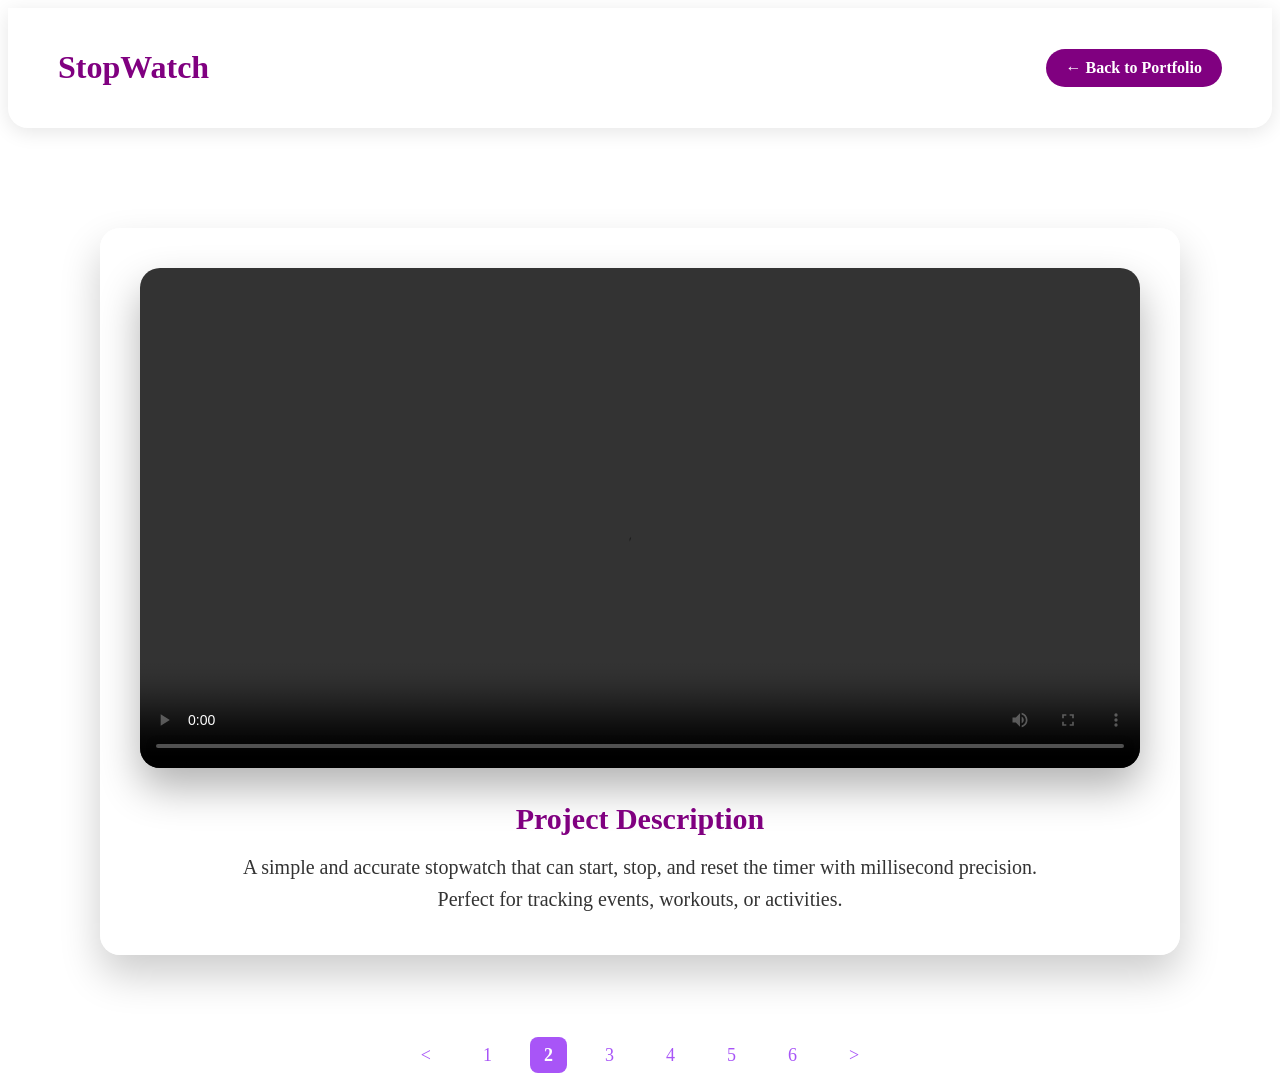
<file: project2.html>
<!DOCTYPE html>
<html lang="en">
<head>
  <meta charset="UTF-8">
  <meta name="viewport" content="width=device-width, initial-scale=1.0">
  <link rel="stylesheet" href="assests/css/projectfrontend.css">
  <title>Random Number Generator</title>
  
</head>

<body>

  <div class="nav">
    <h1>StopWatch</h1>
    <a href="index.html" class="back-button">← Back to Portfolio</a>
  </div>

  <section class="project-container">
    <div class="video-card">
      <video id="projectvideo" controls>
        <source src="assests/images/Stopwatch output.mp4" type="video/mp4">
        Your browser does not support the video tag.
      </video>
      <div class="project-details">
        <h2>Project Description</h2>
        <p>A simple and accurate stopwatch that can start, stop, and reset the timer with millisecond precision. Perfect for tracking events, workouts, or activities.</p>
      </div>
    </div>
  </section>
  <footer>
    <div class="container">
        <a href="projectfrontend.html"><</a>
        <a href="projectfrontend.html" >1</a>
        <a href="project2.html" class="active">2</a>
        <a href="project3.html">3</a>
        <a href="project4.html">4</a>
        <a href="project5.html">5</a>
        <a href="project6.html">6</a>
        <a href="project3.html">></a>
    </div>
   
</footer>

  <script>
    // Cursor dots effect
    const colors = ['#3d005e', '#51007a', '#6f00a8', '#8000c9', '#9b00ff'];

    document.addEventListener('mousemove', (e) => {
      const dot = document.createElement('div');
      dot.className = 'cursor-dot';

      const x = e.pageX;
      const y = e.pageY;

      dot.style.left = `${x}px`;
      dot.style.top = `${y}px`;

      const color = colors[Math.floor(Math.random() * colors.length)];
      dot.style.backgroundColor = color;
      dot.style.boxShadow = `0 0 10px ${color}, 0 0 20px ${color}`;

      document.body.appendChild(dot);

      setTimeout(() => {
        dot.remove();
      }, 800);
    });

    // Video play/pause on click
    const projectVideo = document.getElementById('projectvideo');
    if (projectVideo) {
      projectVideo.addEventListener('click', () => {
        if (projectVideo.paused) {
          projectVideo.play();
        } else {
          projectVideo.pause();
        }
      });
    }
  </script>

</body>
</html>
</file>
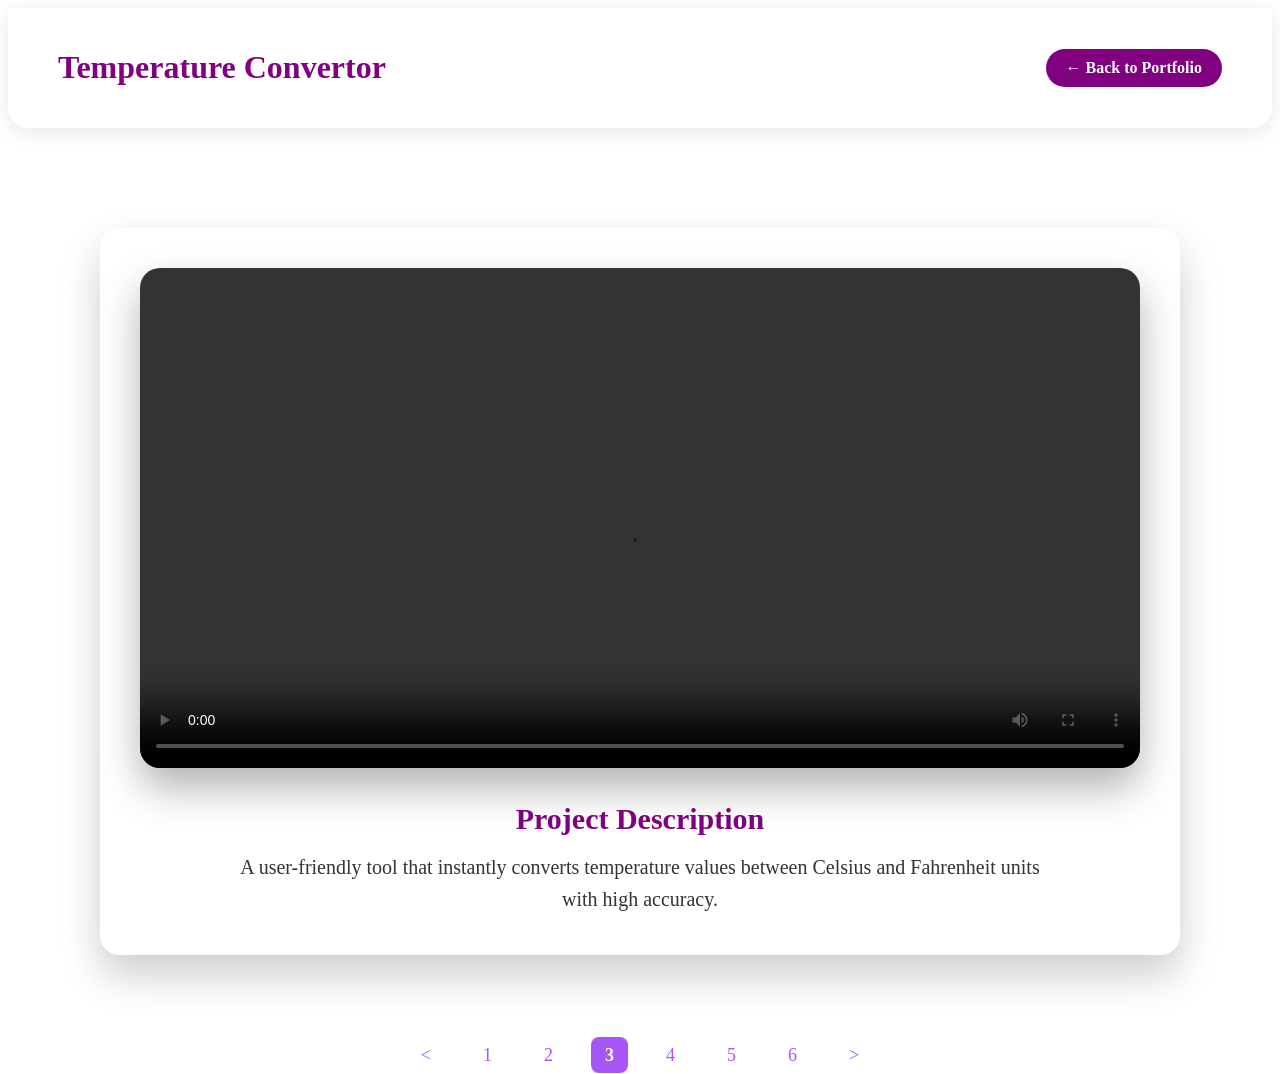
<file: project3.html>
<!DOCTYPE html>
<html lang="en">
<head>
  <meta charset="UTF-8">
  <meta name="viewport" content="width=device-width, initial-scale=1.0">
  <link rel="stylesheet" href="assests/css/projectfrontend.css">
  <title>Frontend</title>
  
</head>

<body>

  <div class="nav">
    <h1>Temperature Convertor</h1>
    <a href="index.html" class="back-button">← Back to Portfolio</a>
  </div>

  <section class="project-container">
    <div class="video-card">
      <video id="projectvideo" controls>
        <source src="assests/images/Temperature Convertor output.mp4" type="video/mp4">
        Your browser does not support the video tag.
      </video>
      <div class="project-details">
        <h2>Project Description</h2>
        <p>A user-friendly tool that instantly converts temperature values between Celsius and Fahrenheit units with high accuracy.

        </p>
      </div>
    </div>
  </section>
  <footer>
    <div class="container">
        <a href="project2.html"><</a>
        <a href="projectfrontend.html" >1</a>
        <a href="project2.html">2</a>
        <a href="project3.html" class="active">3</a>
        <a href="project4.html">4</a>
        <a href="project5.html">5</a>
        <a href="project6.html">6</a>
        <a href="project4.html">></a>
    </div>
   
</footer>

  <script>
    // Cursor dots effect
    const colors = ['#3d005e', '#51007a', '#6f00a8', '#8000c9', '#9b00ff'];

    document.addEventListener('mousemove', (e) => {
      const dot = document.createElement('div');
      dot.className = 'cursor-dot';

      const x = e.pageX;
      const y = e.pageY;

      dot.style.left = `${x}px`;
      dot.style.top = `${y}px`;

      const color = colors[Math.floor(Math.random() * colors.length)];
      dot.style.backgroundColor = color;
      dot.style.boxShadow = `0 0 10px ${color}, 0 0 20px ${color}`;

      document.body.appendChild(dot);

      setTimeout(() => {
        dot.remove();
      }, 800);
    });

    // Video play/pause on click
    const projectVideo = document.getElementById('projectvideo');
    if (projectVideo) {
      projectVideo.addEventListener('click', () => {
        if (projectVideo.paused) {
          projectVideo.play();
        } else {
          projectVideo.pause();
        }
      });
    }
  </script>

</body>
</html>
</file>
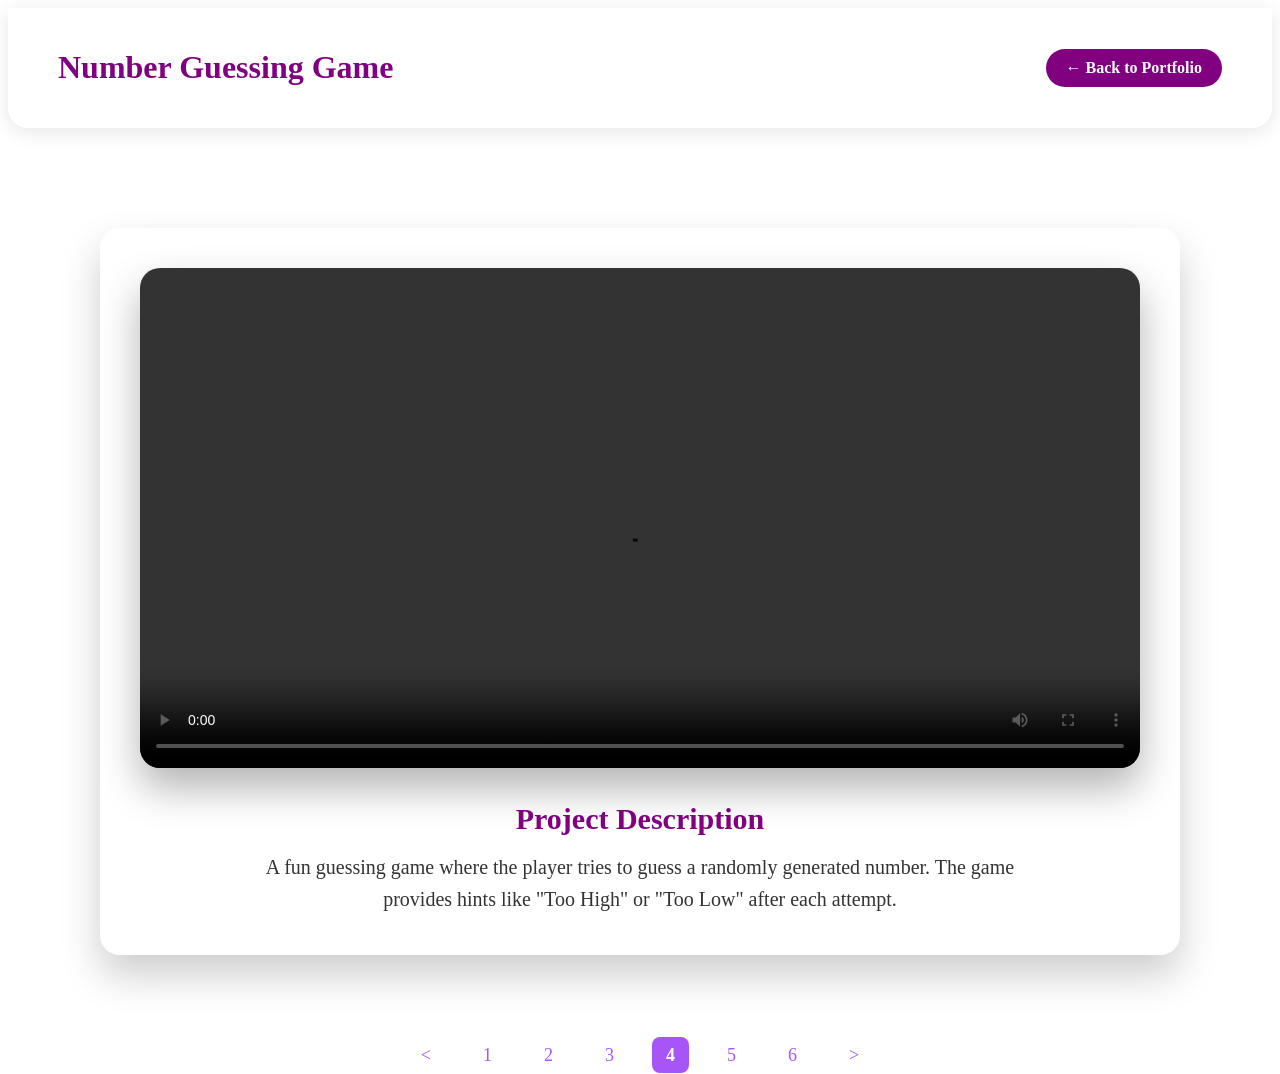
<file: project4.html>
<!DOCTYPE html>
<html lang="en">
<head>
  <meta charset="UTF-8">
  <meta name="viewport" content="width=device-width, initial-scale=1.0">
  <link rel="stylesheet" href="assests/css/projectfrontend.css">
  <title>Frontend</title>
  
</head>

<body>

  <div class="nav">
    <h1>Number Guessing Game</h1>
    <a href="index.html" class="back-button">← Back to Portfolio</a>
  </div>

  <section class="project-container">
    <div class="video-card">
      <video id="projectvideo" controls>
        <source src="assests/images/Number Guessing Game Output.mp4" type="video/mp4">
        Your browser does not support the video tag.
      </video>
      <div class="project-details">
        <h2>Project Description</h2>
        <p>A fun guessing game where the player tries to guess a randomly generated number. The game provides hints like "Too High" or "Too Low" after each attempt.

        </p>
      </div>
    </div>
  </section>
  <footer>
    <div class="container">
        <a href="project3.html"><</a>
        <a href="projectfrontend.html" >1</a>
        <a href="project2.html">2</a>
        <a href="project3.html" >3</a>
        <a href="project4.html"class="active">4</a>
        <a href="project5.html">5</a>
        <a href="project6.html">6</a>
        <a href="project5.html">></a>
    </div>
   
</footer>

  <script>
    // Cursor dots effect
    const colors = ['#3d005e', '#51007a', '#6f00a8', '#8000c9', '#9b00ff'];

    document.addEventListener('mousemove', (e) => {
      const dot = document.createElement('div');
      dot.className = 'cursor-dot';

      const x = e.pageX;
      const y = e.pageY;

      dot.style.left = `${x}px`;
      dot.style.top = `${y}px`;

      const color = colors[Math.floor(Math.random() * colors.length)];
      dot.style.backgroundColor = color;
      dot.style.boxShadow = `0 0 10px ${color}, 0 0 20px ${color}`;

      document.body.appendChild(dot);

      setTimeout(() => {
        dot.remove();
      }, 800);
    });

    // Video play/pause on click
    const projectVideo = document.getElementById('projectvideo');
    if (projectVideo) {
      projectVideo.addEventListener('click', () => {
        if (projectVideo.paused) {
          projectVideo.play();
        } else {
          projectVideo.pause();
        }
      });
    }
  </script>

</body>
</html>
</file>
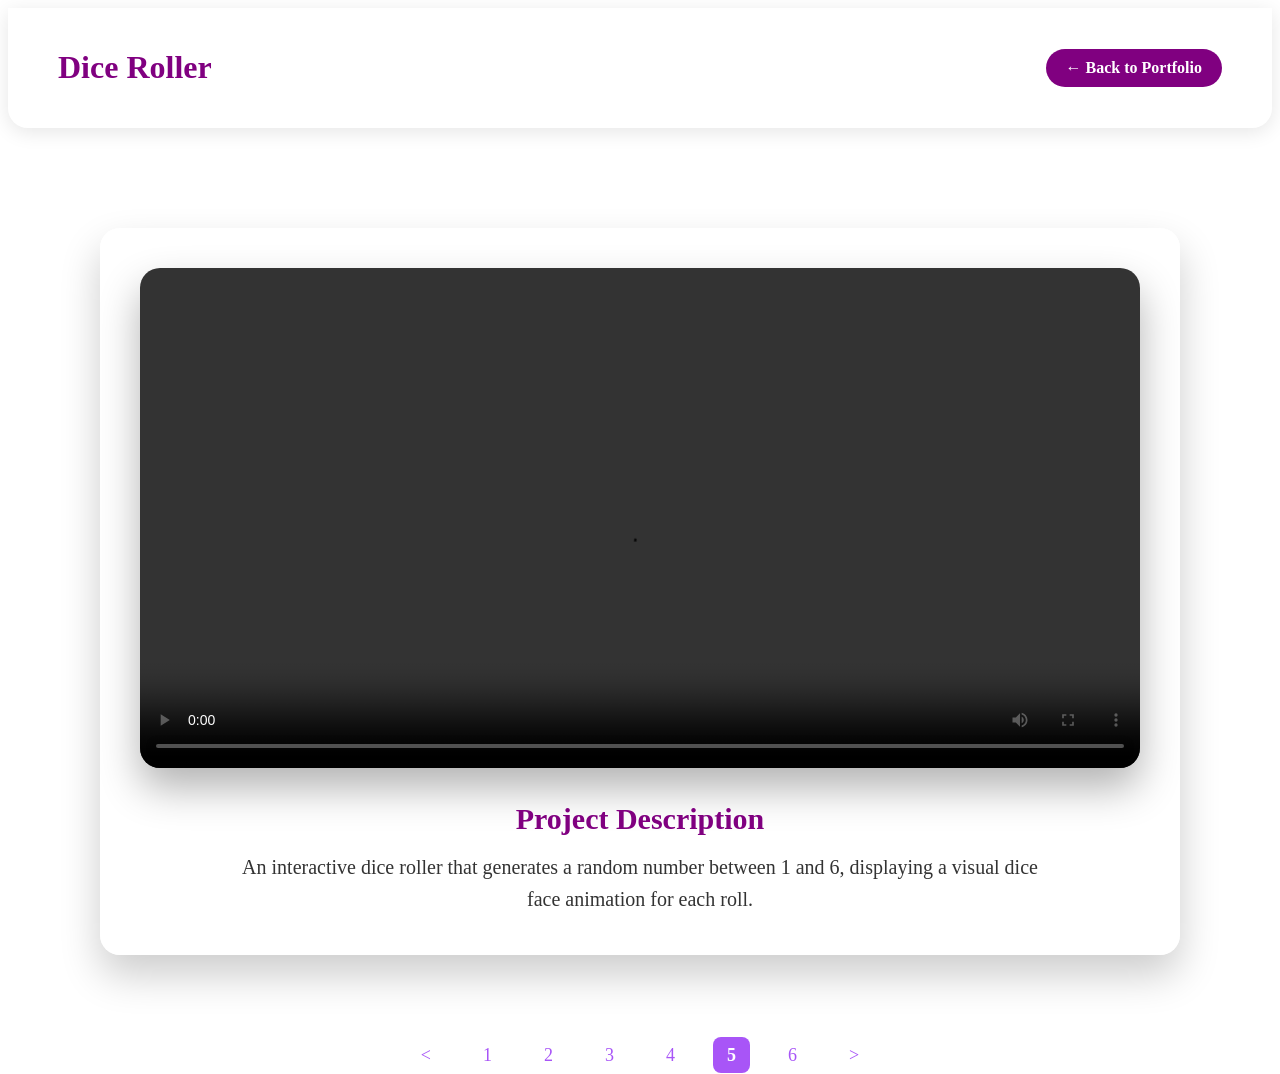
<file: project5.html>
<!DOCTYPE html>
<html lang="en">
<head>
  <meta charset="UTF-8">
  <meta name="viewport" content="width=device-width, initial-scale=1.0">
  <link rel="stylesheet" href="assests/css/projectfrontend.css">
  <title>Frontend</title>
  
</head>

<body>

  <div class="nav">
    <h1>Dice Roller</h1>
    <a href="index.html" class="back-button">← Back to Portfolio</a>
  </div>

  <section class="project-container">
    <div class="video-card">
      <video id="projectvideo" controls>
        <source src="assests/images/Dice roller output.mp4" type="video/mp4">
        Your browser does not support the video tag.
      </video>
      <div class="project-details">
        <h2>Project Description</h2>
       <p>An interactive dice roller that generates a random number between 1 and 6, displaying a visual dice face animation for each roll.</p>
        </p>
      </div>
    </div>
  </section>
  <footer>
    <div class="container">
        <a href="project4.html"><</a>
        <a href="projectfrontend.html" >1</a>
        <a href="project2.html">2</a>
        <a href="project3.html" >3</a>
        <a href="project4.html">4</a>
        <a href="project5.html"class="active">5</a>
        <a href="project6.html">6</a>
        <a href="project6.html">></a>
    </div>
   
</footer>

  <script>
    // Cursor dots effect
    const colors = ['#3d005e', '#51007a', '#6f00a8', '#8000c9', '#9b00ff'];

    document.addEventListener('mousemove', (e) => {
      const dot = document.createElement('div');
      dot.className = 'cursor-dot';

      const x = e.pageX;
      const y = e.pageY;

      dot.style.left = `${x}px`;
      dot.style.top = `${y}px`;

      const color = colors[Math.floor(Math.random() * colors.length)];
      dot.style.backgroundColor = color;
      dot.style.boxShadow = `0 0 10px ${color}, 0 0 20px ${color}`;

      document.body.appendChild(dot);

      setTimeout(() => {
        dot.remove();
      }, 800);
    });

    // Video play/pause on click
    const projectVideo = document.getElementById('projectvideo');
    if (projectVideo) {
      projectVideo.addEventListener('click', () => {
        if (projectVideo.paused) {
          projectVideo.play();
        } else {
          projectVideo.pause();
        }
      });
    }
  </script>

</body>
</html>
</file>
<file: assests/css/achieve.css>
@import url("https://fonts.googleapis.com/css2?family=Poppins:wght@400;600;700&display=swap");

:root {
  --primary-color: #a855f7;
  --primary-color-dark: #9333ea;
  --secondary-color: #ca8a04;
  --text-dark: #1f2937;
  --text-light: #6b7280;
  --extra-light: #faf5ff;
  --max-width: 1200px;
}

* {
  margin: 0;
  padding: 0;
  box-sizing: border-box;
}

body {
  font-family: "Poppins", sans-serif;
  background: linear-gradient(to right, #f3e5ff, #d8b4fe);
  color: var(--text-dark);
}

/* Navbar inherited styling */
nav {
  width: 100%;
  position: fixed;
  top: 0;
  left: 0;
  background-color: #ffffff;
  z-index: 99;
}

.nav__content {
  max-width: var(--max-width);
  margin: auto;
  padding: 1.5rem 1rem;
  display: flex;
  align-items: center;
  justify-content: space-between;
}

.logo a {
  font-size: 1.5rem;
  font-weight: 600;
  color: var(--primary-color);
  text-decoration: none;
}

.logo a:hover {
  color: var(--primary-color-dark);
}

ul {
  display: flex;
  align-items: center;
  gap: 1rem;
  list-style: none;
}

ul li a {
  padding: 0.5rem 1rem;
  font-weight: 600;
  color: var(--text-dark);
  text-decoration: none;
  transition: 0.3s;
}

ul li a:hover {
  border-top: 2px solid var(--secondary-color);
  border-bottom: 2px solid var(--secondary-color);
  color: var(--secondary-color);
}

/* Section heading */
.cert {
  text-align: center;
  padding: 6rem 1rem 2rem 1rem;
  background: linear-gradient(to right, #f3e5ff, #d8b4fe);
  color: #6f00a8;
  font-size: 2.5rem;
  font-weight: 700;
  text-shadow: 1px 1px 2px rgba(128, 0, 201, 0.2);
  margin-top: 5rem;
  display: flex;
  align-items: center;
  justify-content: center;
}

/* Certificate blocks */
.a1, .a2, .a3 {
  background: rgba(255, 255, 255, 0.5);
  backdrop-filter: blur(10px);
  border: 2px solid rgba(147, 112, 219, 0.2);
  border-radius: 16px;
  box-shadow: 0 8px 24px rgba(155, 0, 255, 0.1);
  max-width: 900px;
  margin: 3rem auto;
  padding: 2rem;
  transition: transform 0.3s ease, box-shadow 0.3s ease;
  text-align: justify;
}
h1 {
  font-size: 2.5rem;
  margin-bottom: 1rem;
}
.logo {
  display: flex;
  align-items: center;
  gap: 8px; /* spacing between logo and name */
  font-size: 20px;
  font-weight: bold;
  color: #4b0082;
}

.logo img {
  width: 28px;    /* adjust size */
  height: 28px;
  object-fit: contain;
  border-radius: 4px; /* optional: rounded edges */
}
.a1:hover, .a2:hover, .a3:hover {
  transform: translateY(-5px);
  box-shadow: 0 12px 30px rgba(155, 0, 255, 0.2);
}

.a1 h4, .a2 h4, .a3 h4 {
  font-size: 1rem;
  font-weight: 500;
  line-height: 1.7;
  color: var(--text-dark);
}

.a1 span, .a2 span, .a3 span {
  color: var(--primary-color-dark);
  font-weight: 600;
}

/* Image styling */
.a1 img, .a2 img, .a3 img {
  width: 90%;
  max-width: 600px;
  height: auto;
  border-radius: 16px;
  border: 4px solid rgba(155, 0, 255, 0.1);
  box-shadow: 0 8px 20px rgba(0, 0, 0, 0.15);
  transition: transform 0.3s ease;
  margin-top: 1rem;
}

.a2 img {
  max-width: 500px;
}

.a1 img:hover, .a2 img:hover, .a3 img:hover {
  transform: scale(1.05);
  box-shadow: 0 12px 35px rgba(128, 0, 128, 0.3);
}

/* Responsive styling */
@media (max-width: 768px) {
  .cert {
    font-size: 2rem;
    padding-left: 20px;
  }

  .a1, .a2, .a3 {
    margin: 2rem 1rem;
    padding: 1.5rem;
  }

  .a1 img, .a2 img, .a3 img {
    width: 95%;
  }

  nav ul {
    flex-direction: column;
    background-color: var(--extra-light);
    position: absolute;
    top: 85px;
    left: -100%;
    width: 100%;
    height: calc(100vh - 85px);
    justify-content: center;
    transition: left 0.3s;
  }

  nav #check:checked ~ ul {
    left: 0;
  }

  nav input,
  .checkbox i {
    display: block;
    font-size: 2rem;
    color: var(--primary-color);
  }
}
</file>
<file: assests/css/cursor.css>
/* Cursor Dot Base Styling */
  .cursor-dot {
    position: absolute;
    width: 16px;
    height: 16px;
    border-radius: 50%;
    pointer-events: none;
    z-index: 9999;
    animation: fadeAndScale 1s ease-out forwards;
    box-shadow: 0 0 8px currentColor, 0 0 16px currentColor, 0 0 24px currentColor;
    opacity: 0.9;
  }

  @keyframes fadeAndScale {
    0% {
      opacity: 1;
      transform: scale(1);
    }
    100% {
      opacity: 0;
      transform: scale(1.8);
    }
  }
</file>
<file: assests/css/assignment1.css>
body {
    background: linear-gradient(to right, #f3e5ff, #d8b4fe);
    font-family: Arial, sans-serif;
    color: #333333;
    padding: 20px;
    margin: 0;
    scroll-behavior: smooth;
}

/* Nav bar remains unchanged */
.navigation nav {
    background-color: rgba(255, 255, 255, 0.8);
    padding: 15px;
    border-radius: 10px;
    text-align: center;
}

.navigation h1 {
    font-size: 28px;
    color: #333333;
}

.navigation ul {
    list-style-type: none;
    padding: 0;
}

.navigation ul li {
    display: inline;
    margin: 0 10px;
}

.navigation ul li a {
    text-decoration: none;
    font-size: 18px;
    color: #333333;
    font-weight: bold;
    position: relative;
    transition: color 0.3s ease;
}

.navigation ul li a::after {
    content: '';
    position: absolute;
    bottom: -4px;
    left: 0;
    height: 3px;
    width: 0;
    background: #a855f7;
    transition: 0.4s ease;
}

.navigation ul li a:hover {
    color: #a855f7;
}

.navigation ul li a:hover::after {
    width: 100%;
}

/* Content Box */
.assignment-content {
    max-width: 900px;
    margin: auto;
    background: linear-gradient(to bottom right, rgba(255,255,255,0.85), rgba(245,225,255,0.9));
    padding: 30px;
    border-radius: 15px;
    box-shadow: 0 12px 30px rgba(162, 89, 255, 0.2);
    animation: fadeIn 1.2s ease;
}

/* Headings */
.assignment-content h1, h2, h3 {
    text-align: center;
    color: #6b21a8;
    text-shadow: 0 0 5px #e0b3ff, 0 0 15px #d8b4fe;
    transition: transform 0.3s ease;
}

.assignment-content h1:hover, 
.assignment-content h2:hover, 
.assignment-content h3:hover {
    transform: scale(1.05);
}

/* Paragraphs and lists */
p, ul, ol {
    font-size: 16px;
    line-height: 1.7;
    color: #2e2e2e;
    animation: fadeInUp 0.7s ease forwards;
}

/* Images with glow */
.assignment-content img {
    display: block;
    max-width: 600px;
    width: 100%;
    height: auto;
    margin: 20px auto;
    border-radius: 12px;
    box-shadow: 0 8px 25px rgba(162, 89, 255, 0.3);
    transition: transform 0.3s ease, box-shadow 0.3s ease;
}

.assignment-content img:hover {
    transform: scale(1.03);
    box-shadow: 0 12px 30px rgba(138, 43, 226, 0.6);
}

/* Highlighted points */
.assignment-content strong {
    color: #a855f7;
    font-weight: bold;
}

/* List styling */
ul, ol {
    margin: 10px 30px;
}

/* Animation keyframes */
@keyframes fadeIn {
    from { opacity: 0; transform: translateY(20px); }
    to { opacity: 1; transform: translateY(0); }
}

@keyframes fadeInUp {
    from { opacity: 0; transform: translateY(40px); }
    to { opacity: 1; transform: translateY(0); }
}
</file>
<file: assests/css/assignment2.css>
body {
    background: linear-gradient(to right, #f3e5ff, #d8b4fe);
    font-family: Arial, sans-serif;
    color: #333333;
    padding: 20px;
    margin: 0;
    scroll-behavior: smooth;
}

/* Navigation Bar - Unchanged Font Style */
.navigation nav {
    background-color: rgba(255, 255, 255, 0.8);
    padding: 15px;
    border-radius: 10px;
    text-align: center;
}

.navigation h1 {
    font-size: 28px;
    color: #333333;
}

.navigation ul {
    list-style-type: none;
    padding: 0;
}

.navigation ul li {
    display: inline;
    margin: 0 10px;
}

.navigation ul li a {
    text-decoration: none;
    font-size: 18px;
    color: #333333;
    font-weight: bold;
    position: relative;
    transition: color 0.3s ease;
}

.navigation ul li a::after {
    content: '';
    position: absolute;
    bottom: -4px;
    left: 0;
    height: 3px;
    width: 0;
    background: #a855f7;
    transition: 0.4s ease;
}

.navigation ul li a:hover {
    color: #a855f7;
}

.navigation ul li a:hover::after {
    width: 100%;
}

/* Main Content Box */
.project-content {
    max-width: 900px;
    margin: auto;
    background: linear-gradient(to bottom right, rgba(255,255,255,0.85), rgba(245,225,255,0.9));
    padding: 30px;
    border-radius: 15px;
    box-shadow: 0 12px 30px rgba(162, 89, 255, 0.2);
    animation: fadeIn 1.2s ease;
}

/* Headings with glow */
.project-content h1, h2 {
    text-align: center;
    color: #6b21a8;
    text-shadow: 0 0 5px #e0b3ff, 0 0 15px #d8b4fe;
    transition: transform 0.3s ease;
}

.project-content h1:hover,
.project-content h2:hover {
    transform: scale(1.05);
}

/* Paragraphs and Lists */
p, ul {
    font-size: 16px;
    line-height: 1.7;
    color: #2e2e2e;
    animation: fadeInUp 0.7s ease forwards;
}

ul {
    margin-left: 30px;
}

/* Image Styling */
.project-content img {
    display: block;
    max-width: 600px;
    width: 100%;
    height: auto;
    margin: 20px auto;
    border-radius: 12px;
    box-shadow: 0 8px 25px rgba(162, 89, 255, 0.3);
    transition: transform 0.3s ease, box-shadow 0.3s ease;
}

.project-content img:hover {
    transform: scale(1.03);
    box-shadow: 0 12px 30px rgba(138, 43, 226, 0.6);
}

/* Emphasized text */
.project-content strong {
    color: #a855f7;
    font-weight: bold;
}

/* Project Link Button */
.project-link {
    text-align: center;
    margin-top: 20px;
}

.project-link a {
    text-decoration: none;
    font-size: 18px;
    color: white;
    background-color: #a855f7;
    padding: 10px 20px;
    border-radius: 10px;
    transition: background-color 0.3s ease, transform 0.2s ease;
    box-shadow: 0 5px 15px rgba(138, 43, 226, 0.3);
}

.project-link a:hover {
    background-color: #9333ea;
    transform: scale(1.05);
}

/* Footer Buttons */
footer .container {
    text-align: center;
    margin-top: 40px;
}

footer a {
    text-decoration: none;
    font-size: 18px;
    color: #a855f7;
    margin: 0 10px;
    padding: 8px 14px;
    border-radius: 8px;
    transition: background 0.3s, transform 0.2s;
    background-color: rgba(255, 255, 255, 0.7);
}

footer a.active {
    background-color: #a855f7;
    color: white;
    font-weight: bold;
}

footer a:hover {
    background-color: #d8b4fe;
    transform: scale(1.1);
}

/* Animations */
@keyframes fadeIn {
    from { opacity: 0; transform: translateY(20px); }
    to { opacity: 1; transform: translateY(0); }
}

@keyframes fadeInUp {
    from { opacity: 0; transform: translateY(40px); }
    to { opacity: 1; transform: translateY(0); }
}
</file>
<file: assests/css/assign5.css>
body {
  background: linear-gradient(to right, #f3e5ff, #d8b4fe);
  font-family: Arial, sans-serif;
  color: #333333;
  padding: 20px;
  margin: 0;
  scroll-behavior: smooth;
}

.navigation nav {
  background-color: rgba(255, 255, 255, 0.8);
  padding: 15px;
  border-radius: 10px;
  text-align: center;
}

.navigation h1 {
  font-size: 28px;
  color: #333333;
}

.navigation ul {
  list-style-type: none;
  padding: 0;
}

.navigation ul li {
  display: inline;
  margin: 0 10px;
}

.navigation ul li a {
  text-decoration: none;
  font-size: 18px;
  color: #333333;
  font-weight: bold;
  position: relative;
  transition: color 0.3s ease;
}

.navigation ul li a::after {
  content: '';
  position: absolute;
  bottom: -4px;
  left: 0;
  height: 3px;
  width: 0;
  background: #a855f7;
  transition: 0.4s ease;
}

.navigation ul li a:hover {
  color: #a855f7;
}

.navigation ul li a:hover::after {
  width: 100%;
}

.assignment-content {
  max-width: 900px;
  margin: auto;
  background: linear-gradient(to bottom right, rgba(255,255,255,0.85), rgba(245,225,255,0.9));
  padding: 30px;
  border-radius: 15px;
  box-shadow: 0 12px 30px rgba(162, 89, 255, 0.2);
  animation: fadeIn 1.2s ease;
}

.assignment-content h1, h2, h3 {
  text-align: center;
  color: #6b21a8;
  text-shadow: 0 0 5px #e0b3ff, 0 0 15px #d8b4fe;
  transition: transform 0.3s ease;
}

.assignment-content h1:hover, 
.assignment-content h2:hover, 
.assignment-content h3:hover {
  transform: scale(1.05);
}

p, ul, ol {
  font-size: 16px;
  line-height: 1.7;
  color: #2e2e2e;
  animation: fadeInUp 0.7s ease forwards;
}

.assignment-content img,
.assignment-content video {
  display: block;
  max-width: 600px;
  width: 100%;
  height: auto;
  margin: 20px auto;
  border-radius: 12px;
  box-shadow: 0 8px 25px rgba(162, 89, 255, 0.3);
  transition: transform 0.3s ease, box-shadow 0.3s ease;
}

.assignment-content img:hover,
.assignment-content video:hover {
  transform: scale(1.03);
  box-shadow: 0 12px 30px rgba(138, 43, 226, 0.6);
}

.assignment-content pre {
  background-color: #f4f0ff;
  border-left: 4px solid #a855f7;
  padding: 15px;
  overflow-x: auto;
  font-family: 'Courier New', monospace;
  font-size: 14px;
  color: #2e2e2e;
  border-radius: 8px;
  margin: 20px 0;
  box-shadow: 0 6px 16px rgba(168, 85, 247, 0.15);
}

.download-btn {
  display: inline-block;
  background: #a855f7;
  color: white;
  padding: 10px 18px;
  border-radius: 10px;
  font-weight: bold;
  text-decoration: none;
  box-shadow: 0 4px 15px rgba(168, 85, 247, 0.4);
  transition: background 0.3s ease, transform 0.2s ease;
  margin-top: 10px;
}

.download-btn:hover {
  background: #9333ea;
  transform: scale(1.05);
}

@keyframes fadeIn {
  from { opacity: 0; transform: translateY(20px); }
  to { opacity: 1; transform: translateY(0); }
}

@keyframes fadeInUp {
  from { opacity: 0; transform: translateY(40px); }
  to { opacity: 1; transform: translateY(0); }
}
</file>
<file: assests/css/assign6.css>
body {
  background: linear-gradient(to right, #f3e5ff, #d8b4fe);
  font-family: Arial, sans-serif;
  color: #333333;
  padding: 20px;
  margin: 0;
  scroll-behavior: smooth;
}

/* Navigation bar */
.navigation nav {
  background-color: rgba(255, 255, 255, 0.8);
  padding: 15px;
  border-radius: 10px;
  text-align: center;
}

.navigation h1 {
  font-size: 28px;
  color: #333333;
}

.navigation ul {
  list-style-type: none;
  padding: 0;
}

.navigation ul li {
  display: inline;
  margin: 0 10px;
}

.navigation ul li a {
  text-decoration: none;
  font-size: 18px;
  color: #333333;
  font-weight: bold;
  position: relative;
  transition: color 0.3s ease;
}

.navigation ul li a::after {
  content: '';
  position: absolute;
  bottom: -4px;
  left: 0;
  height: 3px;
  width: 0;
  background: #a855f7;
  transition: 0.4s ease;
}

.navigation ul li a:hover {
  color: #a855f7;
}

.navigation ul li a:hover::after {
  width: 100%;
}

/* Main content box */
.assignment-content {
  max-width: 900px;
  margin: auto;
  background: linear-gradient(to bottom right, rgba(255,255,255,0.85), rgba(245,225,255,0.9));
  padding: 30px;
  border-radius: 15px;
  box-shadow: 0 12px 30px rgba(162, 89, 255, 0.2);
  animation: fadeIn 1.2s ease;
}

/* Headings with hover glow */
.assignment-content h1, h2, h3 {
  text-align: center;
  color: #6b21a8;
  text-shadow: 0 0 5px #e0b3ff, 0 0 15px #d8b4fe;
  transition: transform 0.3s ease;
}

.assignment-content h1:hover,
.assignment-content h2:hover,
.assignment-content h3:hover {
  transform: scale(1.05);
}

/* Text formatting */
p, ul, ol {
  font-size: 16px;
  line-height: 1.7;
  color: #2e2e2e;
  animation: fadeInUp 0.7s ease forwards;
}

ul, ol {
  margin: 10px 30px;
}

/* Image styling */
.assignment-content img {
  display: block;
  max-width: 600px;
  width: 100%;
  height: auto;
  margin: 20px auto;
  border-radius: 12px;
  box-shadow: 0 8px 25px rgba(162, 89, 255, 0.3);
  transition: transform 0.3s ease, box-shadow 0.3s ease;
}

.assignment-content img:hover {
  transform: scale(1.03);
  box-shadow: 0 12px 30px rgba(138, 43, 226, 0.6);
}

/* Highlighted text */
.assignment-content strong {
  color: #a855f7;
  font-weight: bold;
}

/* Animations */
@keyframes fadeIn {
  from { opacity: 0; transform: translateY(20px); }
  to { opacity: 1; transform: translateY(0); }
}

@keyframes fadeInUp {
  from { opacity: 0; transform: translateY(40px); }
  to { opacity: 1; transform: translateY(0); }
}
</file>
<file: assests/css/project.css>
@import url("https://fonts.googleapis.com/css2?family=Poppins:wght@400;600;700&display=swap");

:root {
  --primary-color: #a855f7;
  --primary-color-dark: #9333ea;
  --secondary-color: #ca8a04;
  --text-dark: #1f2937;
  --text-light: #6b7280;
  --extra-light: #faf5ff;
  --max-width: 1200px;
}

* {
  padding: 0;
  margin: 0;
  box-sizing: border-box;
}

body {
  font-family: "Poppins", sans-serif;
  background: linear-gradient(to right, #f3e5ff, #d8b4fe);
  color: var(--text-dark);
}

/* Navigation bar */
nav {
  width: 100%;
  position: fixed;
  top: 0;
  left: 0;
  background-color: #ffffff;
  z-index: 99;
}

.nav__content {
  max-width: var(--max-width);
  margin: auto;
  padding: 1.5rem 1rem;
  display: flex;
  align-items: center;
  justify-content: space-between;
}

.logo a {
  display: flex;
  align-items: center;
  font-size: 1.5rem;
  font-weight: 600;
  color: var(--primary-color);
  text-decoration: none;
}

.logo a:hover {
  color: var(--primary-color-dark);
}

ul {
  display: flex;
  align-items: center;
  gap: 1rem;
  list-style: none;
}

ul li a {
  padding: 0.5rem 1rem;
  font-weight: 600;
  color: var(--text-dark);
  text-decoration: none;
  transition: 0.3s;
}

ul li a:hover {
  border-top: 2px solid var(--secondary-color);
  border-bottom: 2px solid var(--secondary-color);
  color: var(--secondary-color);
}

/* Project header banner */
.pro {
  text-align: center;
  padding: 6rem 1rem 2rem 1rem;
  background: linear-gradient(to right, #f3e5ff, #d8b4fe);
  color: #6f00a8; /* Same violet tone as Skills */
  font-size: 2.5rem;
  font-weight: 700;
  text-shadow: 1px 1px 2px rgba(128, 0, 201, 0.2);
  margin-top: 5rem; /* Reduce the gap */
  height: auto; /* Let content define height */
  display: flex;
  align-items: center;
  justify-content: center;
}

/* Project content blocks */
.content,
.content1 {
  max-width: 900px;
  margin: 3rem auto;
  padding: 2rem;
  background: rgba(255, 255, 255, 0.5);
  backdrop-filter: blur(10px);
  border-radius: 16px;
  box-shadow: 0 8px 24px rgba(155, 0, 255, 0.1);
  border: 2px solid rgba(147, 112, 219, 0.2);
  transition: transform 0.3s ease, box-shadow 0.3s ease;
  text-align: justify;
}

.content:hover,
.content1:hover {
  transform: translateY(-5px);
  box-shadow: 0 12px 30px rgba(155, 0, 255, 0.2);
}

h1 {
  font-size: 2.5rem;
  margin-bottom: 1rem;
}

h2 {
  font-size: 1.5rem;
  color: var(--primary-color-dark);
  text-align: center;
  margin-bottom: 1rem;
}

p {
  font-size: 1rem;
  line-height: 1.7;
  color: var(--text-dark);
}
.logo {
  display: flex;
  align-items: center;
  gap: 8px; /* spacing between logo and name */
  font-size: 20px;
  font-weight: bold;
  color: #4b0082;
}

.logo img {
  width: 28px;    /* adjust size */
  height: 28px;
  object-fit: contain;
  border-radius: 4px; /* optional: rounded edges */
}

/* Image styling */
.image,
.image1 {
  text-align: center;
  margin: 1rem auto;
}

.image img,
.image1 img {
  width: 90%;
  max-width: 600px;
  height: auto;
  border-radius: 16px;
  border: 4px solid rgba(155, 0, 255, 0.1);
  box-shadow: 0 8px 20px rgba(0, 0, 0, 0.15);
  transition: transform 0.3s ease;
}

.image img:hover,
.image1 img:hover {
  transform: scale(1.05);
  box-shadow: 0 12px 35px rgba(128, 0, 128, 0.3);
}
.assignment-content {
  max-width: 900px;
  margin: auto;
  background: linear-gradient(to bottom right, rgba(255,255,255,0.85), rgba(245,225,255,0.9));
  padding: 30px;
  border-radius: 15px;
  box-shadow: 0 12px 30px rgba(162, 89, 255, 0.2);
  animation: fadeIn 1.2s ease;
}

.assignment-content h1, h2, h3 {
  text-align: center;
  color: #6b21a8;
  text-shadow: 0 0 5px #e0b3ff, 0 0 15px #d8b4fe;
  transition: transform 0.3s ease;
}

.assignment-content h1:hover, 
.assignment-content h2:hover, 
.assignment-content h3:hover {
  transform: scale(1.05);
}

p, ul, ol {
  font-size: 16px;
  line-height: 1.7;
  color: #2e2e2e;
  animation: fadeInUp 0.7s ease forwards;
}

.assignment-content img,
.assignment-content video {
  display: block;
  max-width: 600px;
  width: 100%;
  height: auto;
  margin: 20px auto;
  border-radius: 12px;
  box-shadow: 0 8px 25px rgba(162, 89, 255, 0.3);
  transition: transform 0.3s ease, box-shadow 0.3s ease;
}

.assignment-content img:hover,
.assignment-content video:hover {
  transform: scale(1.03);
  box-shadow: 0 12px 30px rgba(138, 43, 226, 0.6);
}

.assignment-content pre {
  background-color: #f4f0ff;
  border-left: 4px solid #a855f7;
  padding: 15px;
  overflow-x: auto;
  font-family: 'Courier New', monospace;
  font-size: 14px;
  color: #2e2e2e;
  border-radius: 8px;
  margin: 20px 0;
  box-shadow: 0 6px 16px rgba(168, 85, 247, 0.15);
}

.download-btn {
  display: inline-block;
  background: #a855f7;
  color: white;
  padding: 10px 18px;
  border-radius: 10px;
  font-weight: bold;
  text-decoration: none;
  box-shadow: 0 4px 15px rgba(168, 85, 247, 0.4);
  transition: background 0.3s ease, transform 0.2s ease;
  margin-top: 10px;
}

.download-btn:hover {
  background: #9333ea;
  transform: scale(1.05);
}

/* Responsive tweaks */
@media (max-width: 768px) {
  .pro {
    font-size: 2rem;
    padding-left: 20px;
    height: 200px;
  }

  .content,
  .content1 {
    margin: 2rem 1rem;
    padding: 1.5rem;
  }

  .image img,
  .image1 img {
    width: 95%;
  }

  nav ul {
    flex-direction: column;
    background-color: var(--extra-light);
    position: absolute;
    top: 85px;
    left: -100%;
    width: 100%;
    height: calc(100vh - 85px);
    justify-content: center;
    transition: left 0.3s;
  }

  nav #check:checked ~ ul {
    left: 0;
  }


  nav input,
  .checkbox i {
    display: block;
    font-size: 2rem;
    color: var(--primary-color);
  }
}
</file>
<file: assests/css/projectfrontend.css>
/* Navigation Bar */
    .nav {
      display: flex;
      justify-content: space-between;
      align-items: center;
      padding: 20px 50px;
      background: rgba(255, 255, 255, 0.3);
      backdrop-filter: blur(10px);
      border-radius: 0 0 20px 20px;
      box-shadow: 0 4px 20px rgba(0, 0, 0, 0.1);
      position: sticky;
      top: 0;
      z-index: 999;
    }
    .nav h1 {
      font-size: 32px;
      color: purple;
      animation: slideIn 1s ease-out;
    }
    .back-button {
      text-decoration: none;
      background: purple;
      color: white;
      padding: 10px 20px;
      border-radius: 30px;
      font-weight: bold;
      transition: background 0.3s ease, transform 0.3s ease;
    }
    .back-button:hover {
      background: #6a0dad;
      transform: scale(1.05);
    }

    /* Project Container */
    .project-container {
      display: flex;
      justify-content: center;
      align-items: center;
      flex-direction: column;
      padding: 100px 20px 50px 20px;
      text-align: center;
    }

    /* Video Card */
    .video-card {
      background: rgba(255, 255, 255, 0.6);
      backdrop-filter: blur(8px);
      border-radius: 20px;
      padding: 40px;
      max-width: 1000px;
      width: 90%;
      box-shadow: 0 20px 40px rgba(0, 0, 0, 0.2);
      animation: fadeInUp 1s ease-in-out;
    }

    /* Video Styling */
    .video-card video {
      width: 100%;
      border-radius: 20px;
      box-shadow: 0 20px 40px rgba(0, 0, 0, 0.3);
      transition: transform 0.5s ease, box-shadow 0.5s ease;
      cursor: pointer;
    }
    .video-card video:hover {
      transform: scale(1.02);
      box-shadow: 0 30px 60px rgba(0, 0, 0, 0.4);
    }

    /* Project Details */
    .project-details {
      margin-top: 30px;
    }
    .project-details h2 {
      font-size: 30px;
      color: purple;
      margin-bottom: 15px;
    }
    .project-details p {
      font-size: 20px;
      color: #333;
      line-height: 1.6;
      max-width: 800px;
      margin: 0 auto;
    }
    footer .container {
        text-align: center;
        margin-top: 40px;
    }
    
    footer a {
        text-decoration: none;
        font-size: 18px;
        color: #a855f7;
        margin: 0 10px;
        padding: 8px 14px;
        border-radius: 8px;
        transition: background 0.3s, transform 0.2s;
        background-color: rgba(255, 255, 255, 0.7);
    }
    
    footer a.active {
        background-color: #a855f7;
        color: white;
        font-weight: bold;
    }
    
    footer a:hover {
        background-color: #d8b4fe;
        transform: scale(1.1);
    }
    /* Cursor Dot */
    .cursor-dot {
      position: absolute;
      width: 20px;
      height: 20px;
      border-radius: 50%;
      pointer-events: none;
      z-index: 1000;
      transform: translate(-50%, -50%);
      animation: dotFade 1s forwards;
    }

    /* Animations */
    @keyframes dotFade {
      to {
        opacity: 0;
        transform: scale(2);
      }
    }
    @keyframes slideIn {
      from {
        opacity: 0;
        transform: translateX(-30px);
      }
      to {
        opacity: 1;
        transform: translateX(0);
      }
    }
    @keyframes fadeInUp {
      from {
        opacity: 0;
        transform: translateY(40px);
      }
      to {
        opacity: 1;
        transform: translateY(0);
      }
    }
</file>
